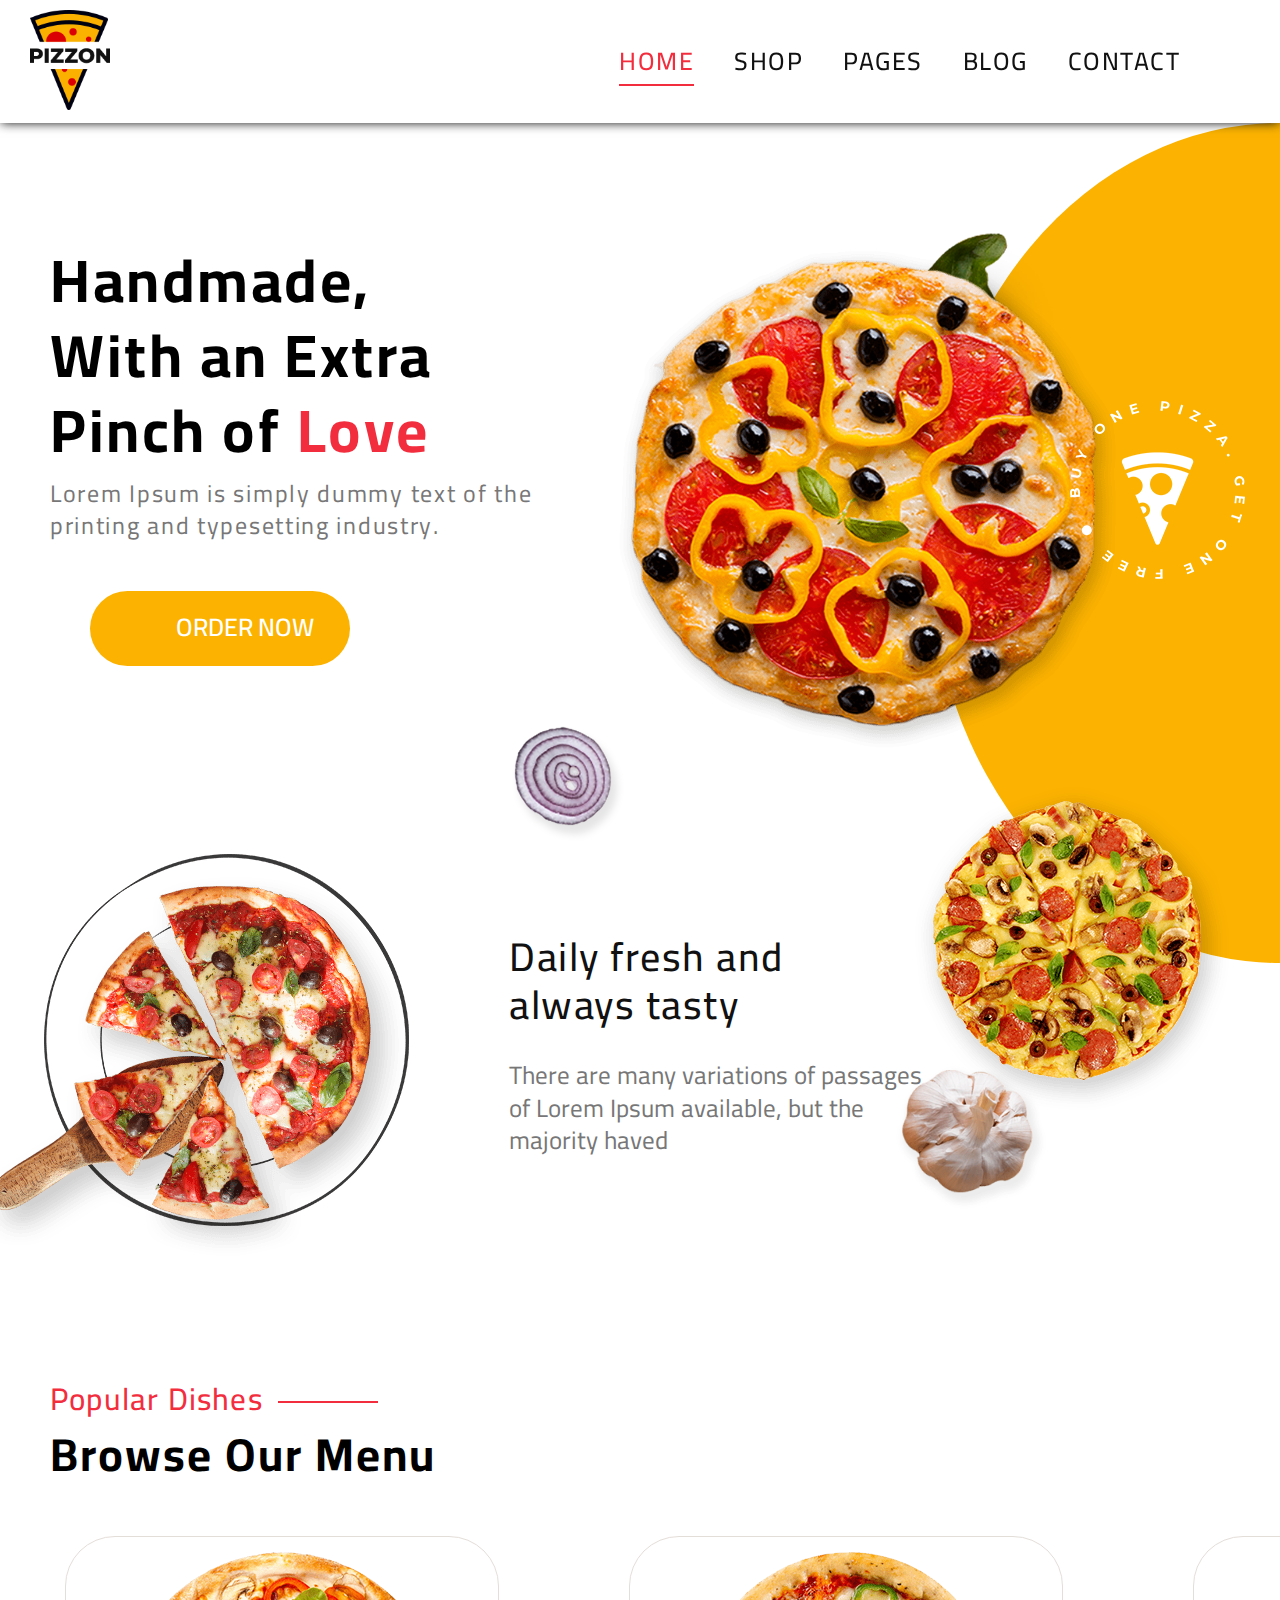
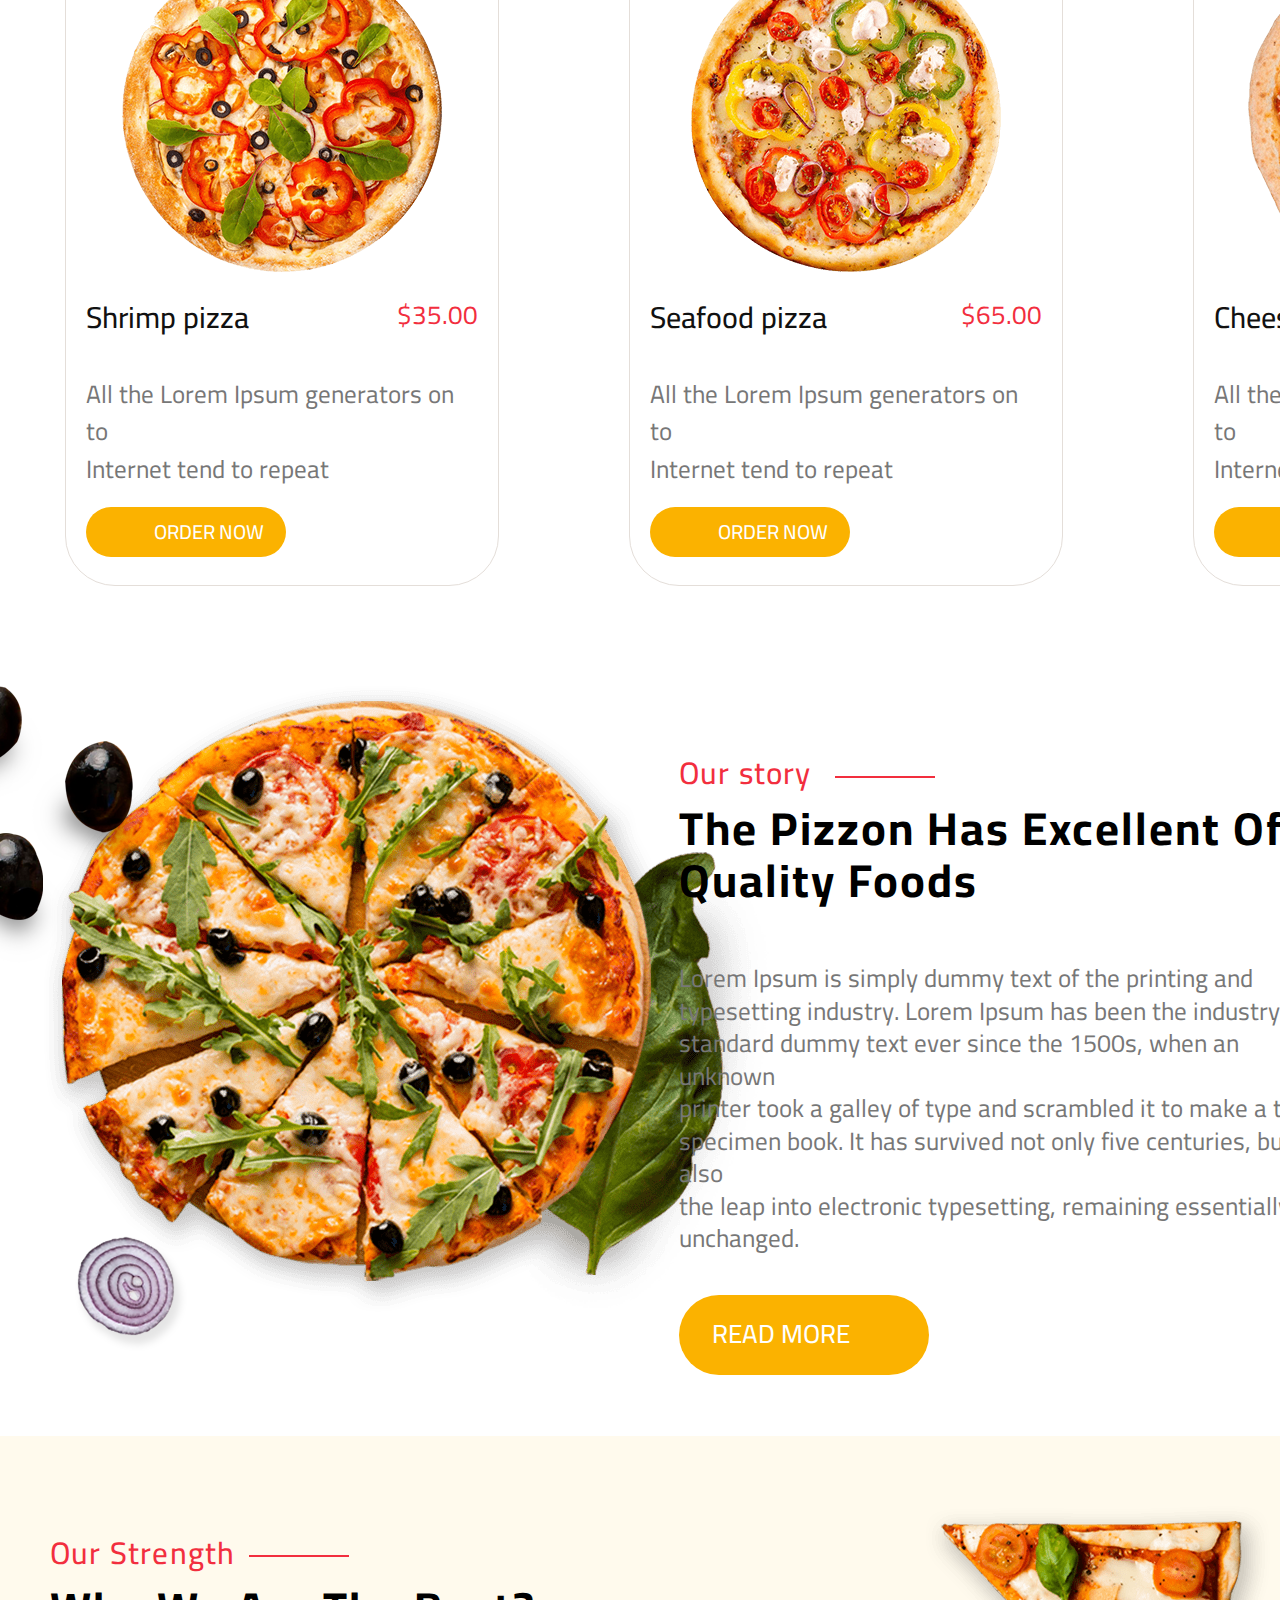
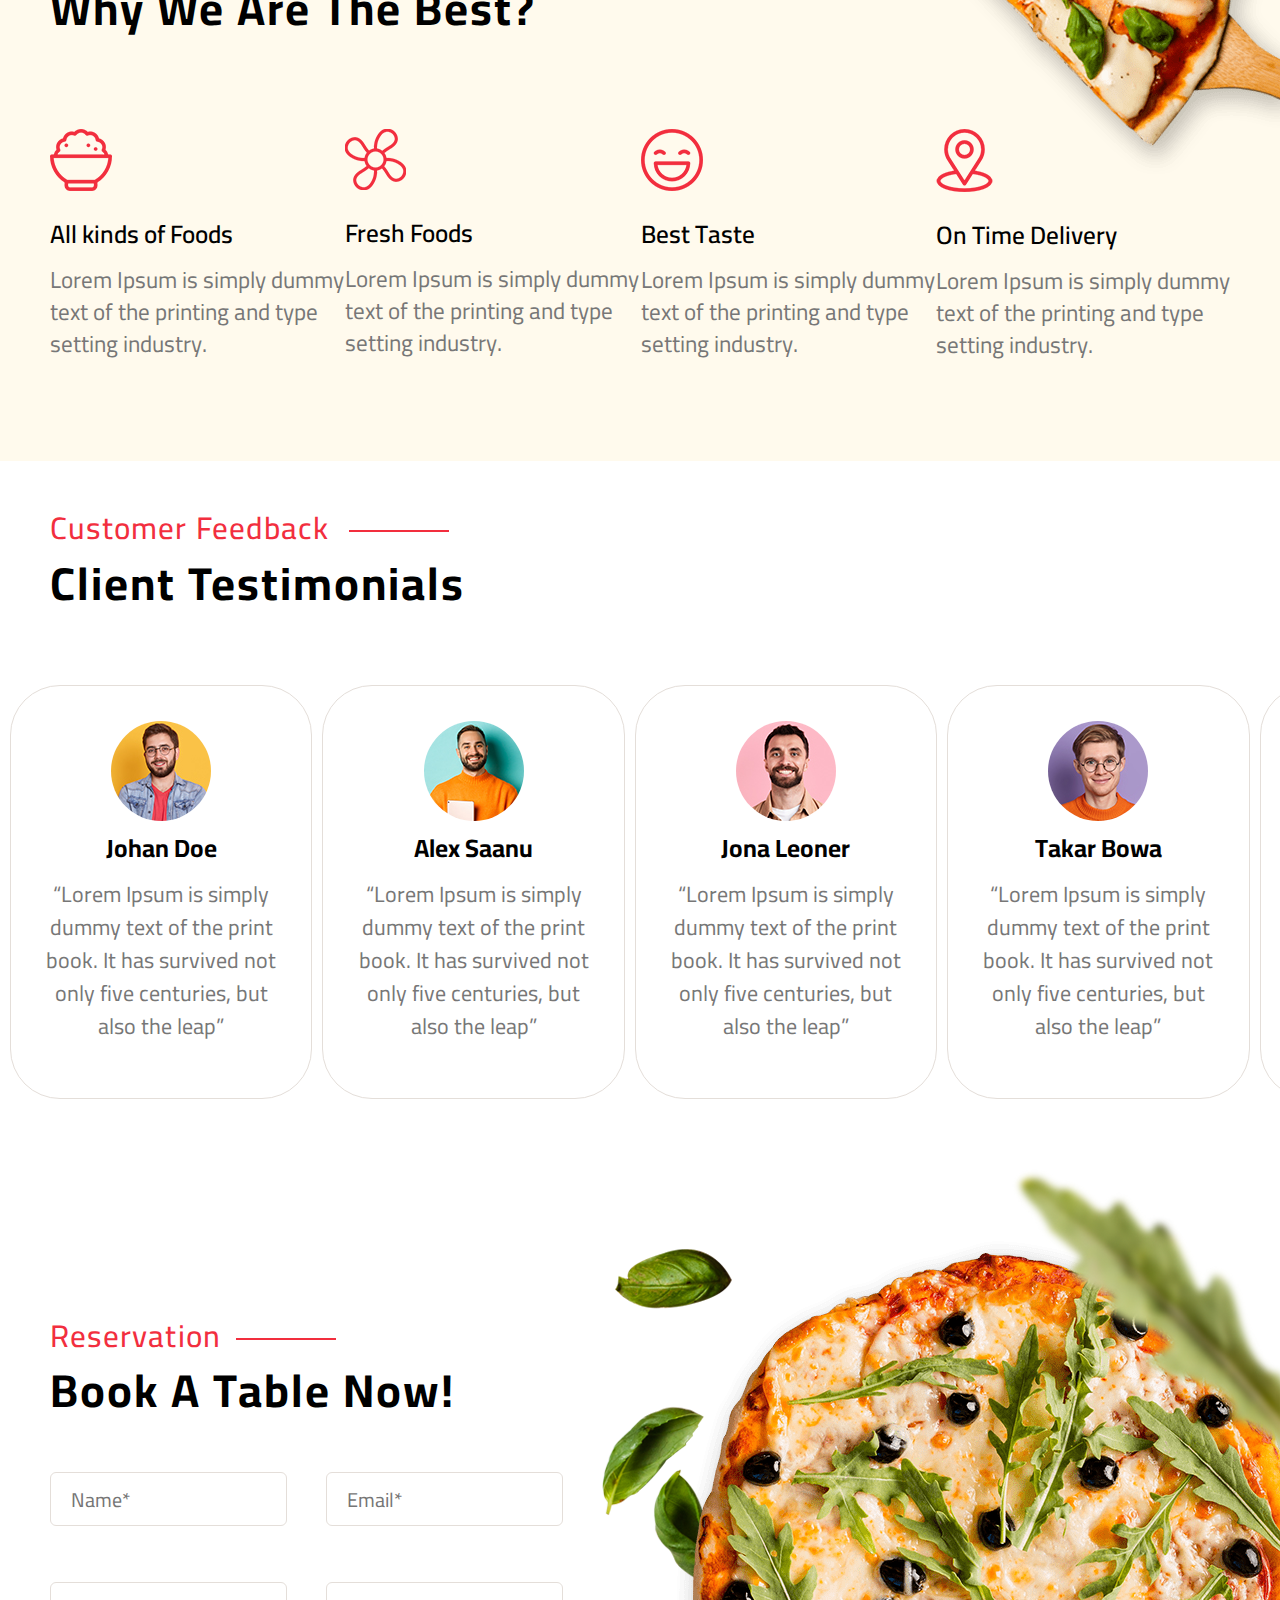
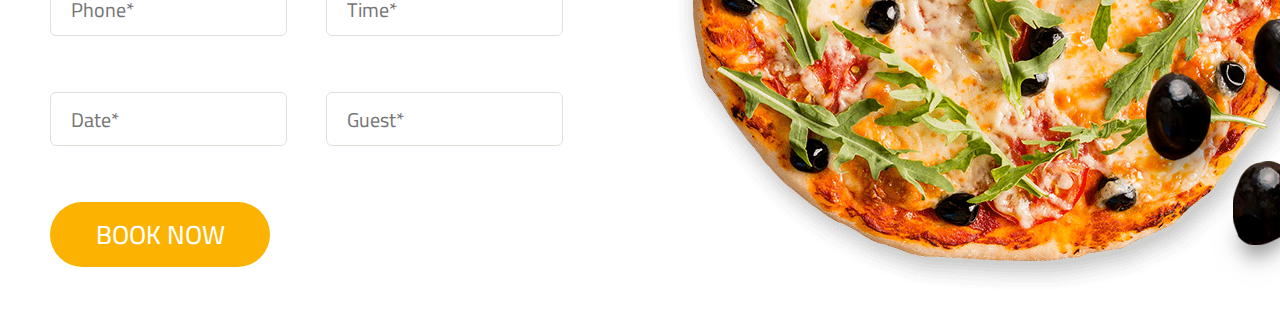
<file: index.html>
<!DOCTYPE html>
<html lang="en">
<head>
    <meta charset="UTF-8">
    <meta name="viewport" content="width=device-width, initial-scale=1.0">
    <title>Pizzon</title>
    <link type="image/x-icon" href="imgs/favicon.png" rel="icon">
    <link href="https://fonts.googleapis.com/css2?family=Cairo:wght@300;400;500;700;900&display=swap" rel="stylesheet">
    <link href="css/Normalize.css" rel="stylesheet">
    <link rel="stylesheet" href="https://cdnjs.cloudflare.com/ajax/libs/font-awesome/6.4.2/css/all.min.css"
    integrity="sha512-z3gLpd7yknf1YoNbCzqRKc4qyor8gaKU1qmn+CShxbuBusANI9QpRohGBreCFkKxLhei6S9CQXFEbbKuqLg0DA==" 
    crossorigin="anonymous" referrerpolicy="no-referrer" />
    <link href="css/master.css" rel="stylesheet">
</head>

<body>

<header>
        <div class="navbar">
            <a href="#" class="logo">
                <img class="logo-img" src="imgs/logo.png" alt="Logo">
            </a>
            <div class="hamburger" id="hamburger">
                <span></span>
                <span></span>
                <span></span>
            </div>
            <nav class="nav-menu" id="navMenu">
                <ul class="navbar-list">
                    <li><a href="#" class="active-link">Home</a></li>
                    <li><a href="#">Shop</a></li>
                    <li><a href="#">Pages</a></li>
                    <li><a href="#">Blog</a></li>
                    <li><a href="#">Contact</a></li>
                <div class="navbar-icons">
                    <i class="fa-solid fa-magnifying-glass fa-xl"></i>
                    <i class="fa-solid fa-cart-shopping fa-xl"></i>
                </div>
            </ul>
            </nav>
        </div>
</header>

<section class="hero">
    <div class="hero-body">
<h1> Handmade,<br> With an Extra <br>Pinch of <span>Love</span></h1>
<p class="hero-paragraph">Lorem Ipsum is simply dummy text of the <br>printing and typesetting industry.</p>
<button class="hero-button">Order Now</button>
    </div>
    <div class="hero-photos">
        <div class="round-yellow">
        </div>
        <img class="hero-leaf" src="imgs/Hero-leaf.png" alt="green leaf">
        <img class="hero-pizza" src="imgs/hero-pizza.png" alt="pizza">
        <img class="hero-buy-one" src="imgs/buy-one-get.png" alt="offer">
    </div>
</section>

<img class="hero-side-pizza" src="imgs/hero-side-pizza.png" alt="pizza">
<img class="hero-onion" src="imgs/onion.png" alt="onion">

<section class="daily-fresh">
        <img class="fresh-pizza-img" src="imgs/daily-fresh.png" alt="pizza pan">
    <div class="fresh-body">
        <p class="fresh-main-paragraph">Daily fresh and <br>always tasty</p>
        <p class="fresh-second-paragraph">There are many variations of passages <br>
        of Lorem Ipsum available, but the <br>majority haved</p>
    </div>
</section>

<img class="fresh-onion" src="imgs/daily-fresh-onion.png" alt="onion">

<section class="popular-dishes">
                <div class="section-info">
            <div class="section-heading-info">
                <p class="small-red-heading">Popular Dishes</p>
                <h2 class="section-heading">Browse Our Menu</h2>
            </div>
            <div class="section-nav">
            <i class="fa-solid fa-circle-left fa-2xl" id="pizzaPrev"></i>
            <i class="fa-solid fa-circle-right fa-2xl" id="pizzaNext"></i>
            </div>
                </div>
                <div class="menu-items">
                    <div class="menu-item">
                        <div class="menu-item-image">
                        <img src="imgs/pizza-1.png" alt="Menu item">
                        </div>
                        <div class="menu-item-info">
                            <div class="menu-item-head">
                                <div class="menu-item-title">
                                    Shrimp pizza
                                </div>
                                <div class="menu-item-price">
                                    $35.00
                                </div>
                            </div>
                            <div class="menu-item-rating">
                                <i class="fa-solid fa-star" style="color: #fbb200;"></i>
                                <i class="fa-solid fa-star" style="color: #fbb200;"></i>
                                <i class="fa-solid fa-star" style="color: #fbb200;"></i>
                                <i class="fa-solid fa-star" style="color: #fbb200;"></i>
                                <i class="fa-solid fa-star" style="color: #fbb200;"></i>
                            </div>
                            <div class="menu-item-desc">
                                All the Lorem Ipsum generators on to <br>Internet tend to repeat 
                            </div>
                            <button class="menu-item-order">Order Now</button>
                        </div>
                    </div>
                    <div class="menu-item">
                        <div class="menu-item-image">
                            <img src="imgs/pizza-2.png" alt="Menu item">
                        </div>
                        <div class="menu-item-info">
                            <div class="menu-item-head">
                                <div class="menu-item-title">
                                    Seafood pizza
                                </div>
                                <div class="menu-item-price">
                                    $65.00
                                </div>
                            </div>
                            <div class="menu-item-rating">
                                <i class="fa-solid fa-star" style="color: #fbb200;"></i>
                                <i class="fa-solid fa-star" style="color: #fbb200;"></i>
                                <i class="fa-solid fa-star" style="color: #fbb200;"></i>
                                <i class="fa-solid fa-star" style="color: #fbb200;"></i>
                                <i class="fa-solid fa-star" style="color: #fbb200;"></i>
                            </div>
                            <div class="menu-item-desc">
                                All the Lorem Ipsum generators on to <br>Internet tend to repeat 
                            </div>
                            <button class="menu-item-order">Order Now</button>
                        </div>
                    </div>
                    <div class="menu-item">
                        <div class="menu-item-image">
                            <img src="imgs/pizza-3.png" alt="Menu item">
                        </div>
                        <div class="menu-item-info">
                            <div class="menu-item-head">
                                <div class="menu-item-title">
                                    Cheese pizza
                                </div>
                                <div class="menu-item-price">
                                    $45.00
                                </div>
                            </div>
                            <div class="menu-item-rating">
                                <i class="fa-solid fa-star" style="color: #fbb200;"></i>
                                <i class="fa-solid fa-star" style="color: #fbb200;"></i>
                                <i class="fa-solid fa-star" style="color: #fbb200;"></i>
                                <i class="fa-solid fa-star" style="color: #fbb200;"></i>
                                <i class="fa-solid fa-star" style="color: #fbb200;"></i>
                            </div>
                            <div class="menu-item-desc">
                                All the Lorem Ipsum generators on to <br>Internet tend to repeat 
                            </div>
                            <button class="menu-item-order">Order Now</button>
                        </div>
                    </div>
                    <div class="menu-item">
                        <div class="menu-item-image">
                            <img src="imgs/pizza-4.png" alt="Menu item">
                        </div>
                        <div class="menu-item-info">
                            <div class="menu-item-head">
                                <div class="menu-item-title">
                                    Pepperoni pizza
                                </div>
                                <div class="menu-item-price">
                                    $55.00
                                </div>
                            </div>
                            <div class="menu-item-rating">
                                <i class="fa-solid fa-star" style="color: #fbb200;"></i>
                                <i class="fa-solid fa-star" style="color: #fbb200;"></i>
                                <i class="fa-solid fa-star" style="color: #fbb200;"></i>
                                <i class="fa-solid fa-star" style="color: #fbb200;"></i>
                                <i class="fa-solid fa-star" style="color: #fbb200;"></i>
                            </div>
                            <div class="menu-item-desc">
                                All the Lorem Ipsum generators on to <br>Internet tend to repeat 
                            </div>
                            <button class="menu-item-order">Order Now</button>
                        </div>
                    </div>
                    <div class="menu-item">
                        <div class="menu-item-image">
                            <img src="imgs/pizza-1.png" alt="Menu item">
                        </div>
                        <div class="menu-item-info">
                            <div class="menu-item-head">
                                <div class="menu-item-title">
                                    Shrimp pizza
                                </div>
                                <div class="menu-item-price">
                                    $35.00
                                </div>
                            </div>
                            <div class="menu-item-rating">
                                <i class="fa-solid fa-star" style="color: #fbb200;"></i>
                                <i class="fa-solid fa-star" style="color: #fbb200;"></i>
                                <i class="fa-solid fa-star" style="color: #fbb200;"></i>
                                <i class="fa-solid fa-star" style="color: #fbb200;"></i>
                                <i class="fa-solid fa-star" style="color: #fbb200;"></i>
                            </div>
                            <div class="menu-item-desc">
                                All the Lorem Ipsum generators on to <br>Internet tend to repeat 
                            </div>
                            <button class="menu-item-order">Order Now</button>
                        </div>
                    </div>
                    <div class="menu-item">
                        <div class="menu-item-image">
                            <img src="imgs/pizza-2.png" alt="Menu item">
                        </div>
                        <div class="menu-item-info">
                            <div class="menu-item-head">
                                <div class="menu-item-title">
                                    Seafood pizza
                                </div>
                                <div class="menu-item-price">
                                    $65.00
                                </div>
                            </div>
                            <div class="menu-item-rating">
                                <i class="fa-solid fa-star" style="color: #fbb200;"></i>
                                <i class="fa-solid fa-star" style="color: #fbb200;"></i>
                                <i class="fa-solid fa-star" style="color: #fbb200;"></i>
                                <i class="fa-solid fa-star" style="color: #fbb200;"></i>
                                <i class="fa-solid fa-star" style="color: #fbb200;"></i>
                            </div>
                            <div class="menu-item-desc">
                                All the Lorem Ipsum generators on to <br>Internet tend to repeat 
                            </div>
                            <button class="menu-item-order">Order Now</button>
                        </div>
                    </div>
                    
                </div>
</section>

<section class="our-story">
    <div class="our-story-photos">
        <img class="our-story-pizza-img" src="imgs/our-story.png" alt="pizza">
        <img class="our-story-onion-img" src="imgs/onion.png" alt="onion">
        <img class="our-story-jamun-img" src="imgs/black-jamun.png" alt="jamun">
    </div>
    <div class="our-story-info">
        <div class="section-info">
            <div class="section-heading-info">
                <p class="small-red-heading">Our story</p>
                <h2 class="section-heading">The Pizzon Has Excellent Of <br> Quality Foods</h2>
            </div>
            <div class="section-body"> 
                        <p>Lorem Ipsum is simply dummy text of the printing and<br>
                    typesetting industry. Lorem Ipsum has been the industry's<br>
                    standard dummy text ever since the 1500s, when an unknown<br>
                    printer took a galley of type  and scrambled it to make a type <br>specimen book. 
                    It has survived not only five centuries, but also<br> 
                    the leap into electronic typesetting, remaining essentially<br> unchanged.</p>
                    <button class="read-more-btn">Read More</button>
            </div>
        </div>
    </div>

</section>

<section class="our-strength">
    <div class="section-info">
        <div class="section-heading-info">
            <p class="small-red-heading">Our Strength</p>
            <h2 class="section-heading">Why We Are The Best?</h2>
        </div>
    </div>
    <div class="our-strength-items">
        <div class="our-strength-item">
            <img class="Strength-item-icon" src="imgs/all-kinds-of-foods.png" alt="icon">
            <h4 class="Strength-item-title">All kinds of Foods</h4>
            <p class="Strength-item-desc">Lorem Ipsum is simply dummy<br> text of the printing and type<br>
            setting industry.</p>
        </div>
        <div class="our-strength-item">
            <img class="Strength-item-icon" src="imgs/fresh-foods.png" alt="icon">
            <h4 class="Strength-item-title">Fresh Foods</h4>
            <p class="Strength-item-desc">Lorem Ipsum is simply dummy<br> text of the printing and type<br>
                setting industry.</p>
        </div>
        <div class="our-strength-item">
            <img class="Strength-item-icon" src="imgs/best-taste.png" alt="icon">
            <h4 class="Strength-item-title">Best Taste</h4>
            <p class="Strength-item-desc">Lorem Ipsum is simply dummy<br> text of the printing and type<br>
                setting industry.</p>
        </div>
        <div class="our-strength-item">
            <img class="Strength-item-icon" src="imgs/on-time-delivery.png" alt="icon">
            <h4 class="Strength-item-title">On Time Delivery</h4>
            <p class="Strength-item-desc">Lorem Ipsum is simply dummy<br> text of the printing and type<br>
                setting industry.</p>
        </div>
    </div>
    <img class="strength-pan-img" src="imgs/strength-vacter.png" alt="slice of pizza">
</section>

<section class="feedback">
    <div class="section-info">
        <div class="section-heading-info">
            <p class="small-red-heading">Customer Feedback</p>
            <h2 class="section-heading">Client Testimonials</h2>
        </div>
        <div class="section-nav">
            <i class="fa-solid fa-circle-left fa-2xl" id="prev"></i>
            <i class="fa-solid fa-circle-right fa-2xl" id = "next"></i>
        </div>
    </div>

    <div class="testimonials">
        <div class="testimonial-card">
            <img class="client-img" src="imgs/client-1.jpg" alt="person">
            <h4 class="client-name">Johan Doe</h4>
            <p class="client-feedback">“Lorem Ipsum is simply <br>dummy text of the print<br>
            book. It has survived not<br> only five centuries, but <br>
            also the leap”</p>
            <div class="testimonial-rating">
                <i class="fa-solid fa-star" style="color: #fbb200;"></i>
                <i class="fa-solid fa-star" style="color: #fbb200;"></i>
                <i class="fa-solid fa-star" style="color: #fbb200;"></i>
                <i class="fa-solid fa-star" style="color: #fbb200;"></i>
                <i class="fa-solid fa-star" style="color: #fbb200;"></i>
            </div>
        </div>
        <div class="testimonial-card">
            <img class="client-img" src="imgs/client-2.jpg" alt="person">
            <h4 class="client-name">Alex Saanu</h4>
            <p class="client-feedback">“Lorem Ipsum is simply <br>dummy text of the print<br>
                book. It has survived not<br> only five centuries, but <br>
                also the leap”</p>
            <div class="testimonial-rating">
                <i class="fa-solid fa-star" style="color: #fbb200;"></i>
                <i class="fa-solid fa-star" style="color: #fbb200;"></i>
                <i class="fa-solid fa-star" style="color: #fbb200;"></i>
                <i class="fa-solid fa-star" style="color: #fbb200;"></i>
                <i class="fa-solid fa-star" style="color: #fbb200;"></i>
            </div>
        </div>
        <div class="testimonial-card">
            <img  class="client-img" src="imgs/client-3.jpg" alt="person">
            <h4 class="client-name">Jona Leoner</h4>
            <p class="client-feedback">“Lorem Ipsum is simply <br>dummy text of the print<br>
                book. It has survived not<br> only five centuries, but <br>
                also the leap”</p>
            <div class="testimonial-rating">
                <i class="fa-solid fa-star" style="color: #fbb200;"></i>
                <i class="fa-solid fa-star" style="color: #fbb200;"></i>
                <i class="fa-solid fa-star" style="color: #fbb200;"></i>
                <i class="fa-solid fa-star" style="color: #fbb200;"></i>
                <i class="fa-solid fa-star" style="color: #fbb200;"></i>
            </div>
        </div>
        <div class="testimonial-card">
            <img class="client-img" src="imgs/client-4.jpg" alt="person">
            <h4 class="client-name">Takar Bowa</h4>
            <p class="client-feedback">“Lorem Ipsum is simply <br>dummy text of the print<br>
                book. It has survived not<br> only five centuries, but <br>
                also the leap”</p>
            <div class="testimonial-rating">
                <i class="fa-solid fa-star" style="color: #fbb200;"></i>
                <i class="fa-solid fa-star" style="color: #fbb200;"></i>
                <i class="fa-solid fa-star" style="color: #fbb200;"></i>
                <i class="fa-solid fa-star" style="color: #fbb200;"></i>
                <i class="fa-solid fa-star" style="color: #fbb200;"></i>
            </div>
        </div>
        <div class="testimonial-card">
            <img class="client-img" src="imgs/client-1.jpg" alt="person">
            <h4 class="client-name">Johan Doe</h4>
            <p class="client-feedback">“Lorem Ipsum is simply <br>dummy text of the print<br>
                book. It has survived not<br> only five centuries, but <br>
                also the leap”</p>
            <div class="testimonial-rating">
                <i class="fa-solid fa-star" style="color: #fbb200;"></i>
                <i class="fa-solid fa-star" style="color: #fbb200;"></i>
                <i class="fa-solid fa-star" style="color: #fbb200;"></i>
                <i class="fa-solid fa-star" style="color: #fbb200;"></i>
                <i class="fa-solid fa-star" style="color: #fbb200;"></i>
            </div>
        </div>
        <div class="testimonial-card">
            <img class="client-img" src="imgs/client-2.jpg" alt="person">
            <h4 class="client-name">Alex Saanu</h4>
            <p class="client-feedback">“Lorem Ipsum is simply <br>dummy text of the print<br>
                book. It has survived not<br> only five centuries, but <br>
                also the leap”</p>
            <div class="testimonial-rating">
                <i class="fa-solid fa-star" style="color: #fbb200;"></i>
                <i class="fa-solid fa-star" style="color: #fbb200;"></i>
                <i class="fa-solid fa-star" style="color: #fbb200;"></i>
                <i class="fa-solid fa-star" style="color: #fbb200;"></i>
                <i class="fa-solid fa-star" style="color: #fbb200;"></i>
            </div>
        </div>
        <div class="testimonial-card">
            <img class="client-img" src="imgs/client-3.jpg" alt="person">
            <h4 class="client-name">Jona Leoner</h4>
            <p class="client-feedback">“Lorem Ipsum is simply <br>dummy text of the print<br>
                book. It has survived not<br> only five centuries, but <br>
                also the leap”</p>
            <div class="testimonial-rating">
                <i class="fa-solid fa-star" style="color: #fbb200;"></i>
                <i class="fa-solid fa-star" style="color: #fbb200;"></i>
                <i class="fa-solid fa-star" style="color: #fbb200;"></i>
                <i class="fa-solid fa-star" style="color: #fbb200;"></i>
                <i class="fa-solid fa-star" style="color: #fbb200;"></i>
            </div>
        </div>
        <div class="testimonial-card">
            <img class="client-img" src="imgs/client-4.jpg" alt="person">
            <h4 class="client-name">Takar Bowa</h4>
            <p class="client-feedback">“Lorem Ipsum is simply <br>dummy text of the print<br>
                book. It has survived not<br> only five centuries, but <br>
                also the leap”</p>
            <div class="testimonial-rating">
                <i class="fa-solid fa-star" style="color: #fbb200;"></i>
                <i class="fa-solid fa-star" style="color: #fbb200;"></i>
                <i class="fa-solid fa-star" style="color: #fbb200;"></i>
                <i class="fa-solid fa-star" style="color: #fbb200;"></i>
                <i class="fa-solid fa-star" style="color: #fbb200;"></i>
            </div>
        </div>
    </div>
</section>

<section class="reservation">
    <div class="form-group">
        <div class="section-info">
            <div class="section-heading-info">
                <p class="small-red-heading">Reservation</p>
                <h2 class="section-heading">Book A Table Now!</h2>
            </div>
        </div>
        <div class="res-form">
        <form method="get">
            <input type="text" placeholder="Name*" required autocomplete="off">
            <input type="email" placeholder="Email*" required autocomplete="off">
            <input type="tel" placeholder="Phone*" required autocomplete="off">
            <input type="text" placeholder="Time*" required autocomplete="off">
            <input type="text" placeholder="Date*" required autocomplete="off">
            <input type="text" placeholder="Guest*" required >
            <input type="submit" value="Book Now" class="book-now-btn">
        </form>
        </div>
    </div>
    <div class="reservation-imgs">
    <img class="book-pizza" src="imgs/reservation-pizza.png" alt="pizza">
    <img class="book-jamun" src="imgs/book-jamun.png" alt="jamun">
    <img class="book-leaf" src="imgs/book-leaf.png" alt="leaf">
    <img class="first-leaf" src="imgs/leaf-1.png" alt="leaf">
    <img class="second-leaf" src="imgs/leaf-2.png" alt="leaf">
    <img class="third-leaf" src="imgs/leaf-3.png" alt="leaf">
    </div>
</section>


    <script src="js/main.js"></script>
</body>
</html>
</file>
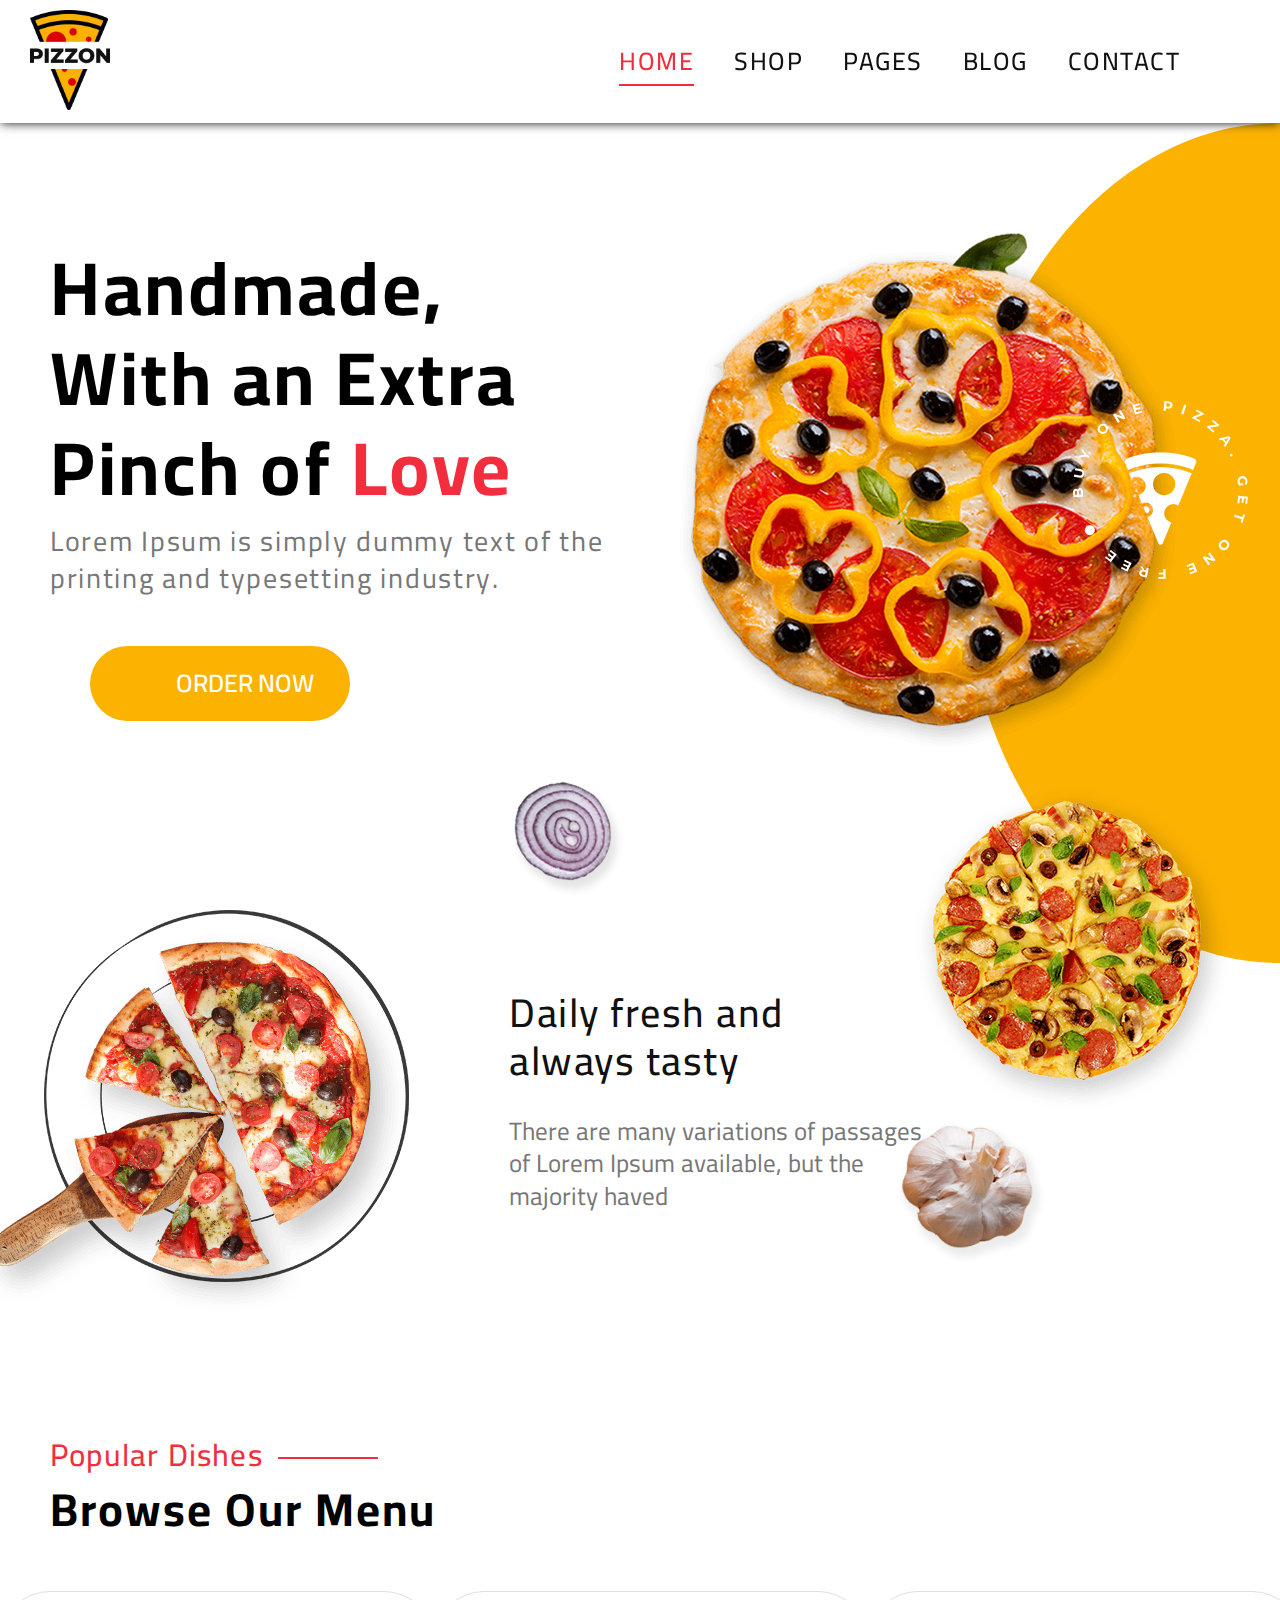
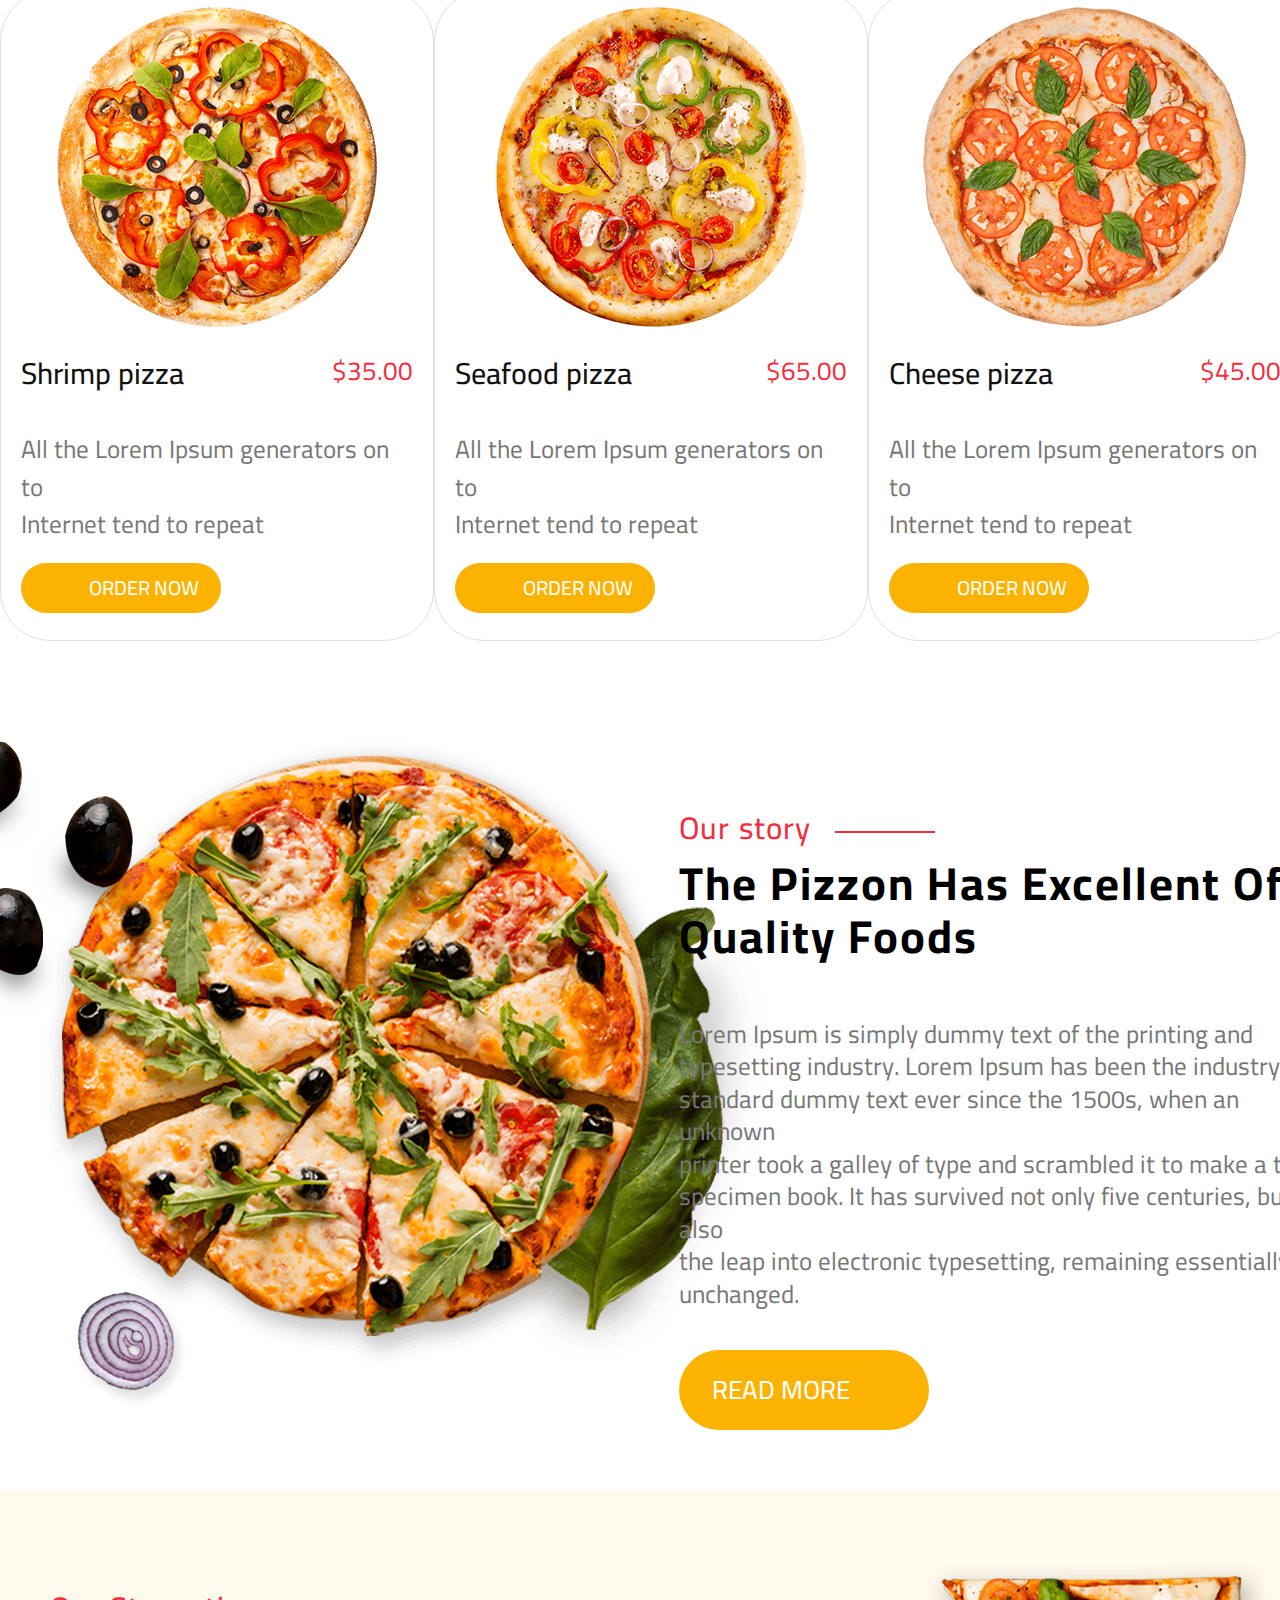
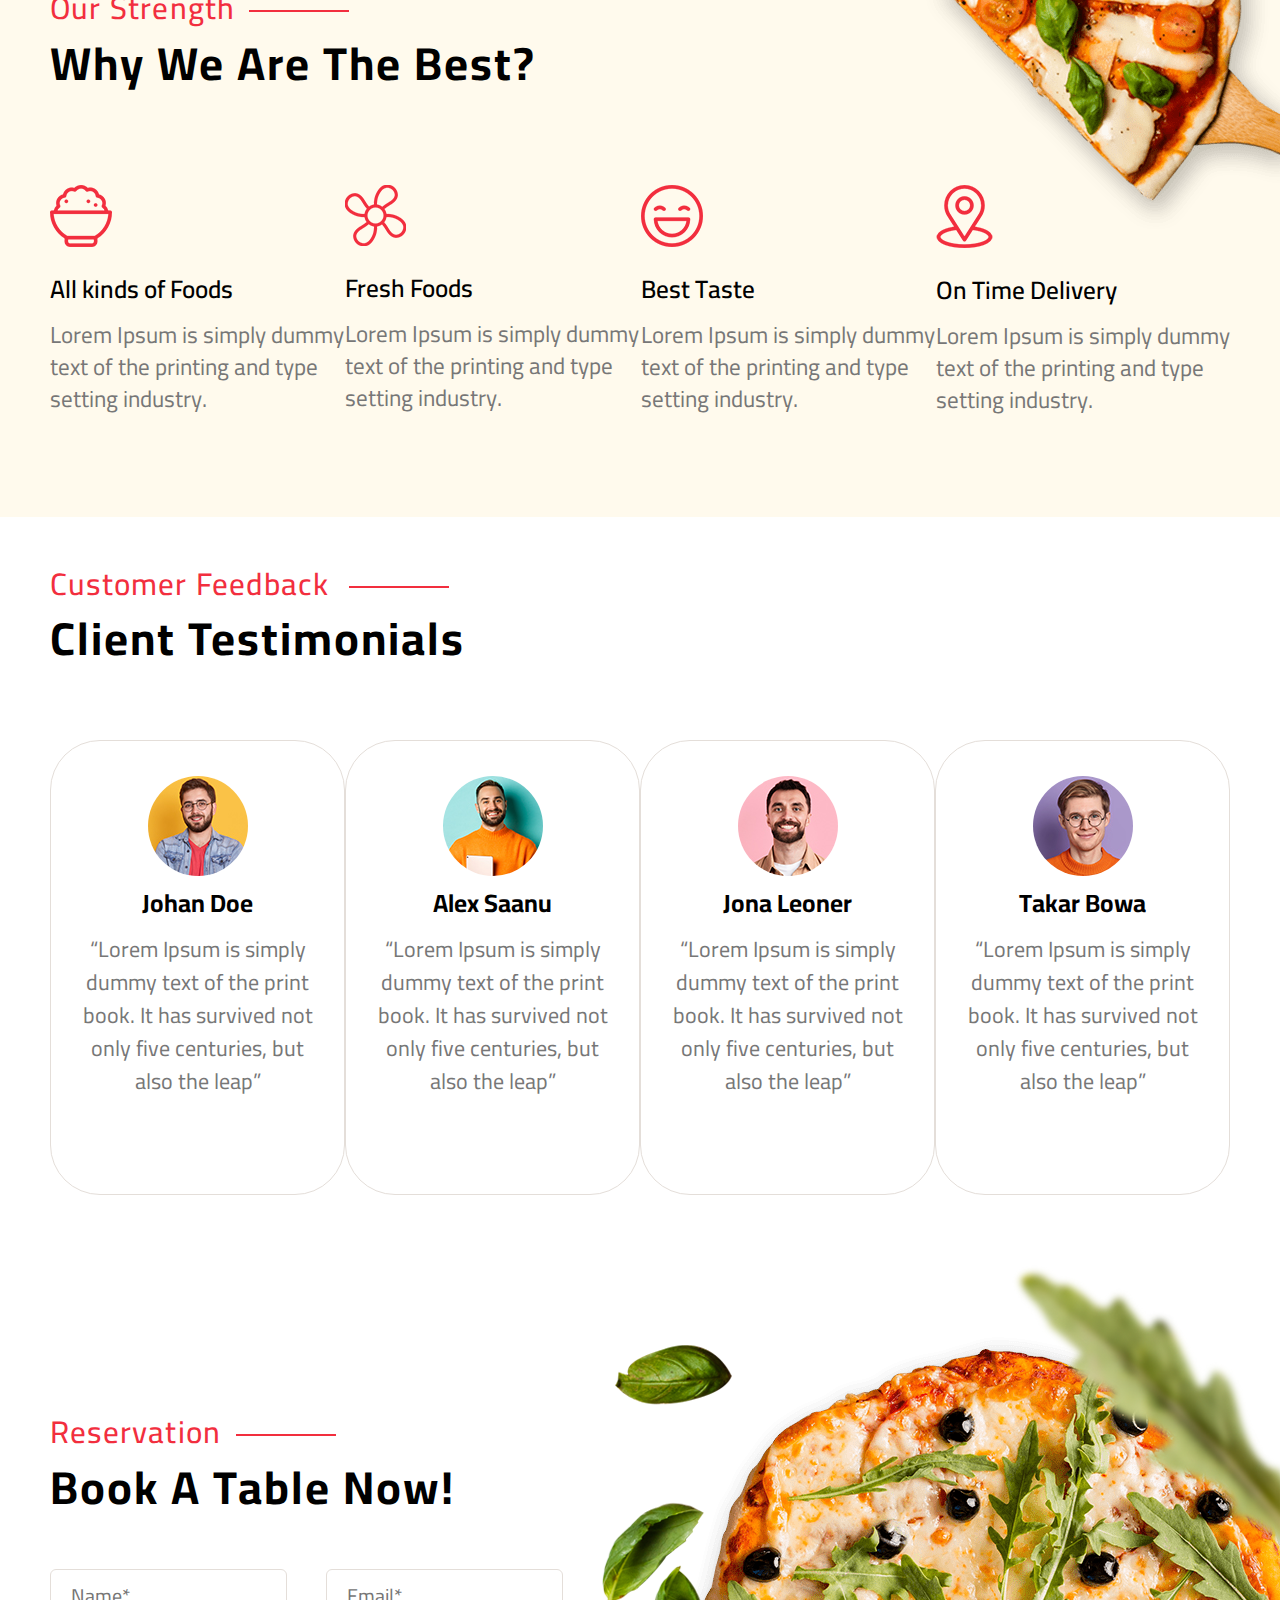
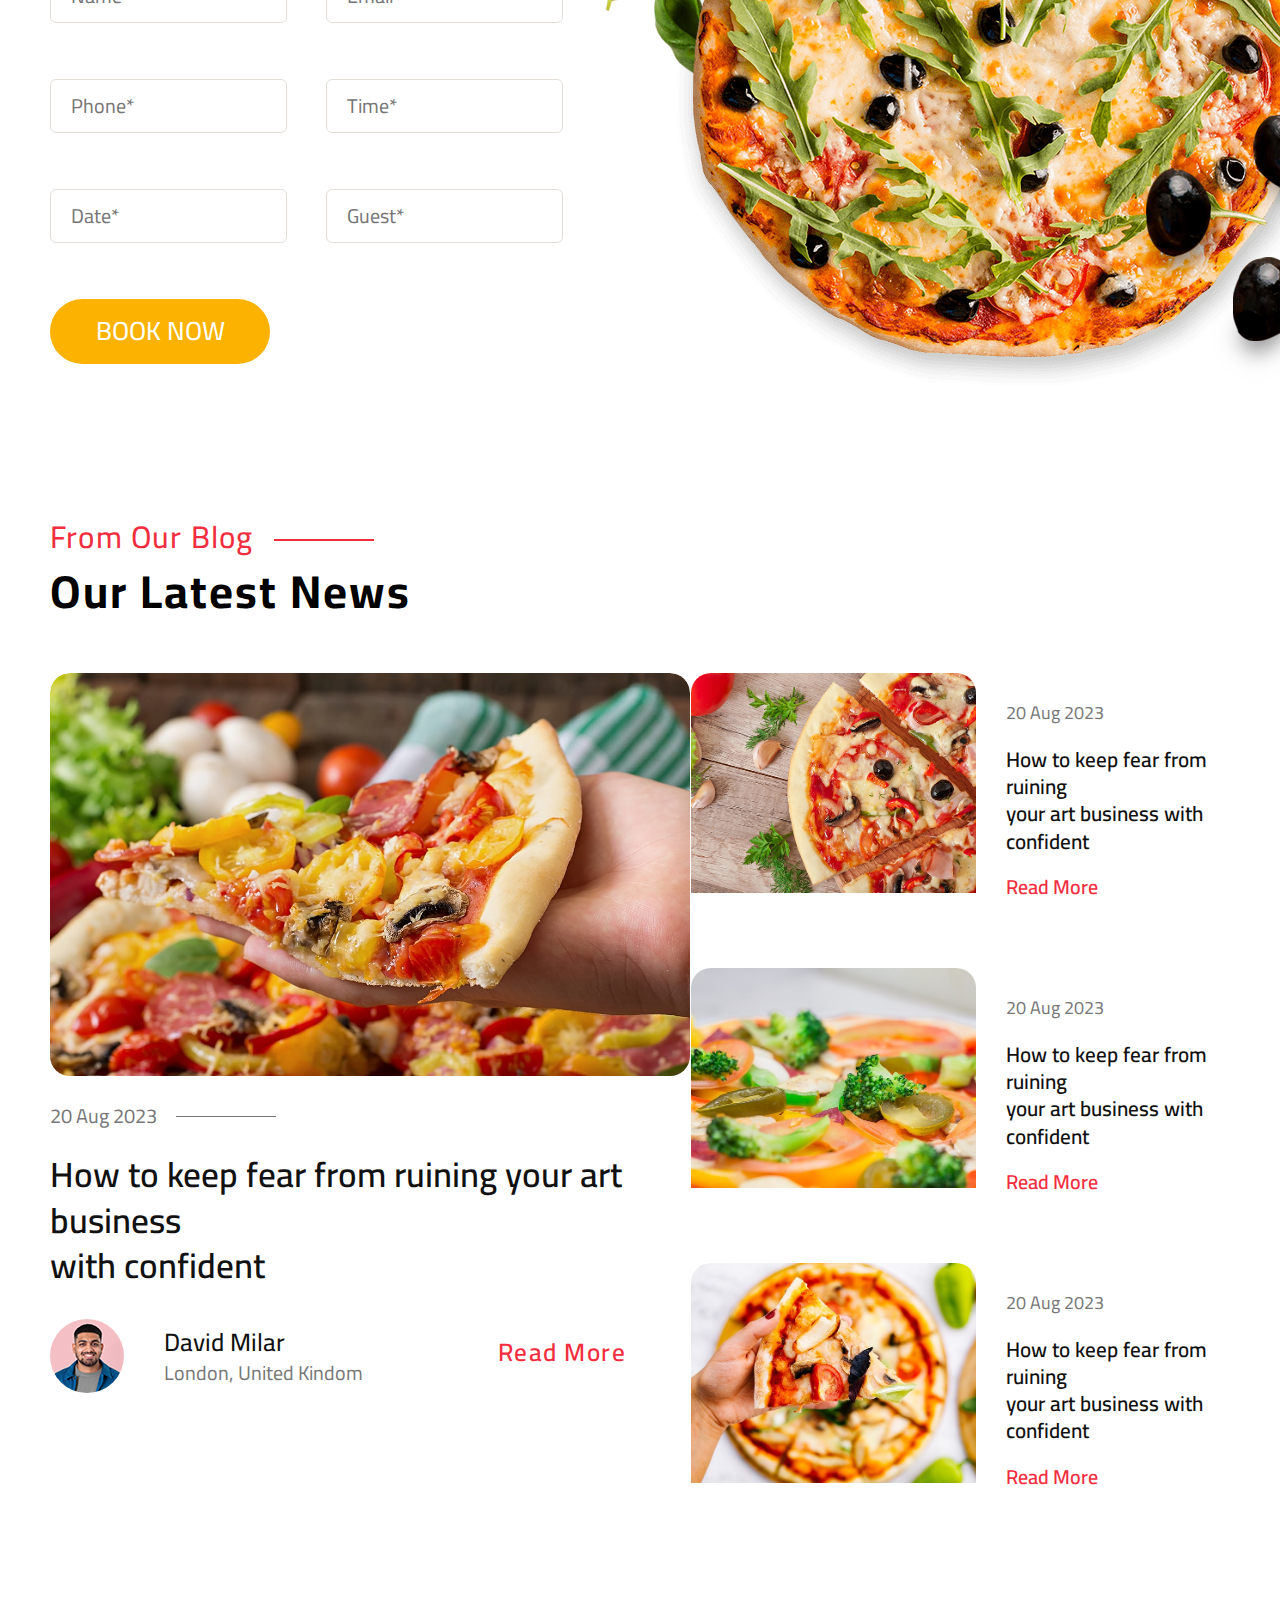
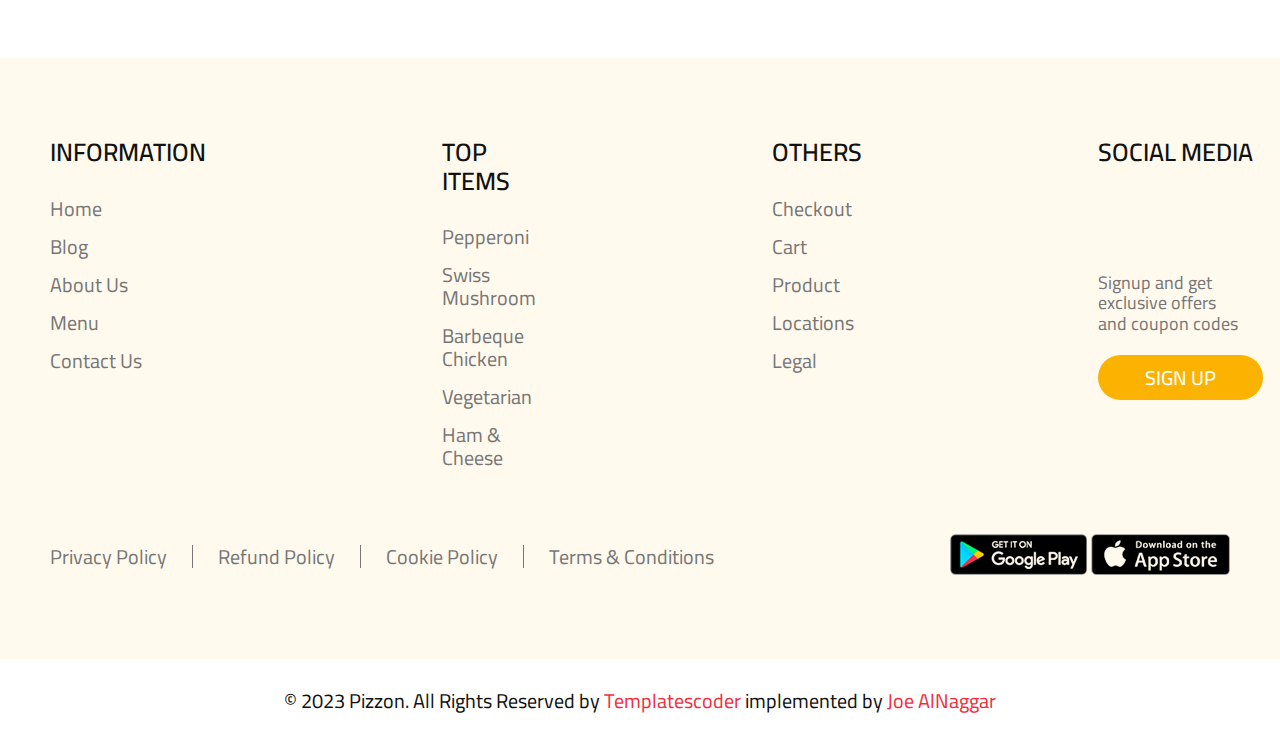
<file: Restaurant/index.html>
<!DOCTYPE html>
<html lang="en">
<head>
    <meta charset="UTF-8">
    <meta name="viewport" content="width=device-width, initial-scale=1.0">
    <title>Pizzon</title>
    <link type="image/x-icon" href="imgs/favicon.png" rel="icon">
    <link rel="preconnect" href="https://fonts.googleapis.com">
    <link rel="preconnect" href="https://fonts.gstatic.com" crossorigin>
    <link href="https://fonts.googleapis.com/css2?family=Cairo:wght@300;400;500;700;900&display=swap" rel="stylesheet">
    <link href="CSS/Normalize.css" rel="stylesheet">
    <link rel="stylesheet" href="https://cdnjs.cloudflare.com/ajax/libs/font-awesome/6.4.2/css/all.min.css"
    integrity="sha512-z3gLpd7yknf1YoNbCzqRKc4qyor8gaKU1qmn+CShxbuBusANI9QpRohGBreCFkKxLhei6S9CQXFEbbKuqLg0DA==" 
    crossorigin="anonymous" referrerpolicy="no-referrer" />
    <link href="CSS/style.css" rel="stylesheet">
</head>

<body>

<header>
        <div class="navbar">
            <a href="#" class="logo">
                <img class="logo-img" src="imgs/logo.png" alt="Logo">
            </a>
            <nav>
                <ul class="navbar-list">
                    <li><a href="#" class="active-link">Home</a></li>
                    <li><a href="#">Shop</a></li>
                    <li><a href="#">Pages</a></li>
                    <li><a href="#">Blog</a></li>
                    <li><a href="#">Contact</a></li>
                <div class="navbar-icons">
                    <i class="fa-solid fa-magnifying-glass fa-xl"></i>
                    <i class="fa-solid fa-cart-shopping fa-xl"></i>
                </div>
            </ul>
            </nav>
        </div>
</header>

<section class="hero">
    <div class="hero-body">
<h1> Handmade,<br> With an Extra <br>Pinch of <span>Love</span></h1>
<p class="hero-paragraph">Lorem Ipsum is simply dummy text of the <br>printing and typesetting industry.</p>
<button class="hero-button">Order Now</button>
    </div>
    <div class="hero-photos">
        <div class="round-yellow">
        </div>
        <img class="hero-leaf" src="imgs/Hero-leaf.png" alt="green leaf">
        <img class="hero-pizza" src="imgs/hero-pizza.png" alt="pizza">
        <img class="hero-buy-one" src="imgs/buy-one-get.png" alt="offer">
    </div>
</section>

<img class="hero-side-pizza" src="imgs/hero-side-pizza.png" alt="pizza">
<img class="hero-onion" src="imgs/onion.png" alt="onion">

<section class="daily-fresh">
        <img class="fresh-pizza-img" src="imgs/daily-fresh.png" alt="pizza pan">
    <div class="fresh-body">
        <p class="fresh-main-paragraph">Daily fresh and <br>always tasty</p>
        <p class="fresh-second-paragraph">There are many variations of passages <br>
        of Lorem Ipsum available, but the <br>majority haved</p>
    </div>
</section>

<img class="fresh-onion" src="imgs/daily-fresh-onion.png" alt="onion">

<section class="popular-dishes">
                <div class="section-info">
            <div class="section-heading-info">
                <p class="small-red-heading">Popular Dishes</p>
                <h2 class="section-heading">Browse Our Menu</h2>
            </div>
            <div class="section-nav">
            <i class="fa-solid fa-circle-left fa-2xl"></i>
            <i class="fa-solid fa-circle-right fa-2xl"></i>
            </div>
                </div>
                <div class="menu-items">
                    <div class="menu-item">
                        <div class="menu-item-image">
                        <img src="imgs/pizza-1.png" alt="Menu item">
                        </div>
                        <div class="menu-item-info">
                            <div class="menu-item-head">
                                <div class="menu-item-title">
                                    Shrimp pizza
                                </div>
                                <div class="menu-item-price">
                                    $35.00
                                </div>
                            </div>
                            <div class="menu-item-rating">
                                <i class="fa-solid fa-star" style="color: #fbb200;"></i>
                                <i class="fa-solid fa-star" style="color: #fbb200;"></i>
                                <i class="fa-solid fa-star" style="color: #fbb200;"></i>
                                <i class="fa-solid fa-star" style="color: #fbb200;"></i>
                                <i class="fa-solid fa-star" style="color: #fbb200;"></i>
                            </div>
                            <div class="menu-item-desc">
                                All the Lorem Ipsum generators on to <br>Internet tend to repeat 
                            </div>
                            <button class="menu-item-order">Order Now</button>
                        </div>
                    </div>
                    <div class="menu-item">
                        <div class="menu-item-image">
                            <img src="imgs/pizza-2.png" alt="Menu item">
                        </div>
                        <div class="menu-item-info">
                            <div class="menu-item-head">
                                <div class="menu-item-title">
                                    Seafood pizza
                                </div>
                                <div class="menu-item-price">
                                    $65.00
                                </div>
                            </div>
                            <div class="menu-item-rating">
                                <i class="fa-solid fa-star" style="color: #fbb200;"></i>
                                <i class="fa-solid fa-star" style="color: #fbb200;"></i>
                                <i class="fa-solid fa-star" style="color: #fbb200;"></i>
                                <i class="fa-solid fa-star" style="color: #fbb200;"></i>
                                <i class="fa-solid fa-star" style="color: #fbb200;"></i>
                            </div>
                            <div class="menu-item-desc">
                                All the Lorem Ipsum generators on to <br>Internet tend to repeat 
                            </div>
                            <button class="menu-item-order">Order Now</button>
                        </div>
                    </div>
                    <div class="menu-item">
                        <div class="menu-item-image">
                            <img src="imgs/pizza-3.png" alt="Menu item">
                        </div>
                        <div class="menu-item-info">
                            <div class="menu-item-head">
                                <div class="menu-item-title">
                                    Cheese pizza
                                </div>
                                <div class="menu-item-price">
                                    $45.00
                                </div>
                            </div>
                            <div class="menu-item-rating">
                                <i class="fa-solid fa-star" style="color: #fbb200;"></i>
                                <i class="fa-solid fa-star" style="color: #fbb200;"></i>
                                <i class="fa-solid fa-star" style="color: #fbb200;"></i>
                                <i class="fa-solid fa-star" style="color: #fbb200;"></i>
                                <i class="fa-solid fa-star" style="color: #fbb200;"></i>
                            </div>
                            <div class="menu-item-desc">
                                All the Lorem Ipsum generators on to <br>Internet tend to repeat 
                            </div>
                            <button class="menu-item-order">Order Now</button>
                        </div>
                    </div>
                    
                </div>
</section>

<section class="our-story">
    <div class="our-story-photos">
        <img class="our-story-pizza-img" src="imgs/our-story.png" alt="pizza">
        <img class="our-story-onion-img" src="imgs/onion.png" alt="onion">
        <img class="our-story-jamun-img" src="imgs/black-jamun.png" alt="jamun">
    </div>
    <div class="our-story-info">
        <div class="section-info">
            <div class="section-heading-info">
                <p class="small-red-heading">Our story</p>
                <h2 class="section-heading">The Pizzon Has Excellent Of <br> Quality Foods</h2>
            </div>
            <div class="section-body"> 
                        <p>Lorem Ipsum is simply dummy text of the printing and<br>
                    typesetting industry. Lorem Ipsum has been the industry's<br>
                    standard dummy text ever since the 1500s, when an unknown<br>
                    printer took a galley of type  and scrambled it to make a type <br>specimen book. 
                    It has survived not only five centuries, but also<br> 
                    the leap into electronic typesetting, remaining essentially<br> unchanged.</p>
                    <button class="read-more-btn">Read More</button>
            </div>
        </div>
    </div>

</section>

<section class="our-strength">
    <div class="section-info">
        <div class="section-heading-info">
            <p class="small-red-heading">Our Strength</p>
            <h2 class="section-heading">Why We Are The Best?</h2>
        </div>
    </div>
    <div class="our-strength-items">
        <div class="our-strength-item">
            <img class="Strength-item-icon" src="imgs/all-kinds-of-foods.png" alt="icon">
            <h4 class="Strength-item-title">All kinds of Foods</h4>
            <p class="Strength-item-desc">Lorem Ipsum is simply dummy<br> text of the printing and type<br>
            setting industry.</p>
        </div>
        <div class="our-strength-item">
            <img class="Strength-item-icon" src="imgs/fresh-foods.png" alt="icon">
            <h4 class="Strength-item-title">Fresh Foods</h4>
            <p class="Strength-item-desc">Lorem Ipsum is simply dummy<br> text of the printing and type<br>
                setting industry.</p>
        </div>
        <div class="our-strength-item">
            <img class="Strength-item-icon" src="imgs/best-taste.png" alt="icon">
            <h4 class="Strength-item-title">Best Taste</h4>
            <p class="Strength-item-desc">Lorem Ipsum is simply dummy<br> text of the printing and type<br>
                setting industry.</p>
        </div>
        <div class="our-strength-item">
            <img class="Strength-item-icon" src="imgs/on-time-delivery.png" alt="icon">
            <h4 class="Strength-item-title">On Time Delivery</h4>
            <p class="Strength-item-desc">Lorem Ipsum is simply dummy<br> text of the printing and type<br>
                setting industry.</p>
        </div>
    </div>
    <img class="strength-pan-img" src="imgs/strength-vacter.png" alt="slice of pizza">
</section>

<section class="feedback">
    <div class="section-info">
        <div class="section-heading-info">
            <p class="small-red-heading">Customer Feedback</p>
            <h2 class="section-heading">Client Testimonials</h2>
        </div>
        <div class="section-nav">
            <i class="fa-solid fa-circle-left fa-2xl"></i>
            <i class="fa-solid fa-circle-right fa-2xl"></i>
        </div>
    </div>

    <div class="testimonials">
        <div class="testimonial-card">
            <img class="client-img" src="imgs/client-1.jpg" alt="person">
            <h4 class="client-name">Johan Doe</h4>
            <p class="client-feedback">“Lorem Ipsum is simply <br>dummy text of the print<br>
            book. It has survived not<br> only five centuries, but <br>
            also the leap”</p>
            <div class="testimonial-rating">
                <i class="fa-solid fa-star" style="color: #fbb200;"></i>
                <i class="fa-solid fa-star" style="color: #fbb200;"></i>
                <i class="fa-solid fa-star" style="color: #fbb200;"></i>
                <i class="fa-solid fa-star" style="color: #fbb200;"></i>
                <i class="fa-solid fa-star" style="color: #fbb200;"></i>
            </div>
        </div>
        <div class="testimonial-card">
            <img class="client-img" src="imgs/client-2.jpg" alt="person">
            <h4 class="client-name">Alex Saanu</h4>
            <p class="client-feedback">“Lorem Ipsum is simply <br>dummy text of the print<br>
                book. It has survived not<br> only five centuries, but <br>
                also the leap”</p>
            <div class="testimonial-rating">
                <i class="fa-solid fa-star" style="color: #fbb200;"></i>
                <i class="fa-solid fa-star" style="color: #fbb200;"></i>
                <i class="fa-solid fa-star" style="color: #fbb200;"></i>
                <i class="fa-solid fa-star" style="color: #fbb200;"></i>
                <i class="fa-solid fa-star" style="color: #fbb200;"></i>
            </div>
        </div>
        <div class="testimonial-card">
            <img  class="client-img" src="imgs/client-3.jpg" alt="person">
            <h4 class="client-name">Jona Leoner</h4>
            <p class="client-feedback">“Lorem Ipsum is simply <br>dummy text of the print<br>
                book. It has survived not<br> only five centuries, but <br>
                also the leap”</p>
            <div class="testimonial-rating">
                <i class="fa-solid fa-star" style="color: #fbb200;"></i>
                <i class="fa-solid fa-star" style="color: #fbb200;"></i>
                <i class="fa-solid fa-star" style="color: #fbb200;"></i>
                <i class="fa-solid fa-star" style="color: #fbb200;"></i>
                <i class="fa-solid fa-star" style="color: #fbb200;"></i>
            </div>
        </div>
        <div class="testimonial-card">
            <img class="client-img" src="imgs/client-4.jpg" alt="person">
            <h4 class="client-name">Takar Bowa</h4>
            <p class="client-feedback">“Lorem Ipsum is simply <br>dummy text of the print<br>
                book. It has survived not<br> only five centuries, but <br>
                also the leap”</p>
            <div class="testimonial-rating">
                <i class="fa-solid fa-star" style="color: #fbb200;"></i>
                <i class="fa-solid fa-star" style="color: #fbb200;"></i>
                <i class="fa-solid fa-star" style="color: #fbb200;"></i>
                <i class="fa-solid fa-star" style="color: #fbb200;"></i>
                <i class="fa-solid fa-star" style="color: #fbb200;"></i>
            </div>
        </div>
    </div>
</section>

<section class="reservation">
    <div class="form-group">
        <div class="section-info">
            <div class="section-heading-info">
                <p class="small-red-heading">Reservation</p>
                <h2 class="section-heading">Book A Table Now!</h2>
            </div>
        </div>
        <div class="res-form">
        <form method="get">
            <input type="text" placeholder="Name*" required>
            <input type="email" placeholder="Email*" required>
            <input type="tel" placeholder="Phone*" required>
            <input type="text" placeholder="Time*" required>
            <input type="text" placeholder="Date*" required>
            <input type="text" placeholder="Guest*" required>
            <input type="submit" value="Book Now" class="book-now-btn">
        </form>
        </div>
    </div>
    <div class="reservation-imgs">
    <img class="book-pizza" src="imgs/reservation-pizza.png" alt="pizza">
    <img class="book-jamun" src="imgs/book-jamun.png" alt="jamun">
    <img class="book-leaf" src="imgs/book-leaf.png" alt="leaf">
    <img class="first-leaf" src="imgs/leaf-1.png" alt="leaf">
    <img class="second-leaf" src="imgs/leaf-2.png" alt="leaf">
    <img class="third-leaf" src="imgs/leaf-3.png" alt="leaf">
    </div>
</section>
<section class="blog">
    <div class="section-info">
        <div class="section-heading-info">
            <p class="small-red-heading">From Our Blog</p>
            <h2 class="section-heading">Our Latest News</h2>
        </div>
    </div>
<div class="blog-body">
    <div class="main-article">
        <div class="article-image-container">
            <img class="main-article-img" src="imgs/blog-1.jpg" alt="blog post image">
        </div>
        <p class="main-article-date">20 Aug 2023</p>
        <p class="main-article-title" >How to keep fear from ruining your art business<br>
        with confident</p>

        <div class="main-article-author-info">
            <img class="author-image" src="imgs/blog-author.png" alt="blog author">
            <div class="author-info">
                <h4 class="author-name">David Milar</h4>
                <p class="author-location">London, United Kindom</p>
            </div>
            <a href="#">Read More</a>
            <i class="fa-solid fa-arrow-right" style="color: #f22e3e;"></i>
        </div>
        
    </div>
    <div class="other-articles">

        <div class="article-box">
            <div class="article-img-container">
                <img class="article-img" src="imgs/blog-2.jpg" alt="blog post image">
            </div>
            <div class="article-info">
                <div class="article-date">20 Aug 2023</div>
                <div class="article-title">How to keep fear from ruining<br> your art business
                    with<br> confident</div>
                <div class="article-readmore">
                    <a href="#">Read More</a>
                    <i class="fa-solid fa-arrow-right" style="color: #f22e3e;"></i>
                </div>
            </div>
        </div>

        <div class="article-box">
            <div class="article-img-container">
                <img class="article-img" src="imgs/blog-3.jpg" alt="blog post image">
            </div>
            <div class="article-info">
                <div class="article-date">20 Aug 2023</div>
                <div class="article-title">How to keep fear from ruining<br> your art business
                    with<br> confident</div>
                <div class="article-readmore">
                    <a href="#">Read More</a>
            <i class="fa-solid fa-arrow-right" style="color: #f22e3e;"></i>
                </div>
            </div>
        </div>

        <div class="article-box">
            <div class="article-img-container">
                <img class="article-img" src="imgs/blog-4.jpg" alt="blog post image">
            </div>
            <div class="article-info">
                <div class="article-date">20 Aug 2023</div>
                <div class="article-title">How to keep fear from ruining<br> your art business
                    with<br> confident</div>
                <div class="article-readmore">
                    <a href="#">Read More</a>
            <i class="fa-solid fa-arrow-right" style="color: #f22e3e;"></i>
                </div>
            </div>
        </div>

    </div>

</div>


</section>

<section class="footer">
    <div class="footer-lists-container">

        <div class="footer-list">
            <h5 class="footer-list-title">Information</h5>
                <ul>
                    <li>Home</li>
                    <li>Blog</li>
                    <li>About Us</li>
                    <li>Menu</li>
                    <li>Contact Us</li>
                </ul>
        </div>

        <div class="footer-list">
                <h5 class="footer-list-title">Top Items</h5>
                    <ul>
                        <li>Pepperoni</li>
                        <li>Swiss Mushroom</li>
                        <li>Barbeque Chicken</li>
                        <li>Vegetarian</li>
                        <li>Ham & Cheese</li>
                    </ul>
        </div>

        <div class="footer-list">
                <h5 class="footer-list-title">Others</h5>
                    <ul>
                        <li>Checkout</li>
                        <li>Cart</li>
                        <li>Product</li>
                        <li>Locations</li>
                        <li>Legal</li>
                    </ul>
        </div>

        <div class="footer-list">
            <h5 class="footer-list-title">Social Media</h5>
            <div class="social-media-icons">
    <i class="fa-brands fa-square-facebook" style="color: #4267b2;"></i>
    <i class="fa-brands fa-square-twitter" style="color: #00acee;"></i>
    <i class="fa-brands fa-square-instagram" style="color: #F77737;"></i>
    <i class="fa-brands fa-square-pinterest" style="color: #E60023;"></i>
            </div>

            <div class="sign-up">
        <p class="sign-up-footer">Signup and get exclusive offers <br>and coupon codes</p>
        <button class="sign-up-btn">sign up</button>
            </div>  

        </div>
    </div>
    <div class="footer-policies-download">
        <div class="footer-policies">
        <ul>
            <li>Privacy Policy</li>
            <li>Refund Policy</li>
            <li>Cookie Policy</li>
            <li>Terms & Conditions</li>
        </ul>
        </div>
        <div class="footer-download">
            <img src="imgs/google-play.png" alt="google play">
            <img src="imgs/app-store.png" alt="apple store">
        </div>
    </div>
</section>

<section class="credits">
    <p> © 2023 Pizzon. All Rights Reserved by <span>Templatescoder</span> implemented by <span>Joe AlNaggar</span> </p>
</section>

</body>
</html>
</file>
<file: css/master.css>
:root {
    --background-color : #FFFFFF;
    --background-secondary-color : #FFFAED;
    --main-color : #FBB200;
    --hover-black-color : #111111;
    --hover-red-color : #F22E3E;
    --grey-color: #777777;
    --border-grey-color : #e4ded9;
}

* {
    box-sizing: border-box;
    margin: 0;
    padding: 0;
}

html {
    scroll-behavior: smooth;
}

body {
    font-family: 'Cairo', sans-serif;
    background-color:var(--background-color) ;
}

header {
    padding: 10px 30px;
    position: sticky;
    z-index: 99999;
    top: 0;
    background: var(--background-color);
    box-shadow: 0 1px 10px -1px var(--hover-black-color);
}

ul {
    list-style: none;
}

.logo-img { 
    width: 80px;
    height: 100px;
}

.navbar {
    display: flex;
    justify-content: space-between;
    align-items: center;
}

.navbar-list {
    display: flex;
    gap: 40px;
}

.navbar-list .active-link {
border-bottom: 2px solid var(--hover-red-color);
color: var(--hover-red-color);

}

.navbar-list li a { 
    background-color: transparent;
    font-size: 25px;
    text-decoration: none;
    color: var(--hover-black-color);
    font-weight: 500;
    letter-spacing: 1.5px;
    text-transform: uppercase;
    border-bottom: 2px solid var(--background-color);
    transition: 0.3s;

}

.navbar-list li a:hover {
    border-bottom: 2px solid var(--hover-red-color);
    color: var(--hover-red-color);
}

.navbar-icons {
    display: flex;
    align-items: center;
    gap: 30px;
}

.navbar-icons i {
    color: var(--hover-black-color);
    transition: 0.3s;
}

.navbar-icons i:hover {
    color: var(--hover-red-color);
    cursor: pointer;
}

/* Hamburger Menu - Hidden by default */
.hamburger {
    display: none;
    flex-direction: column;
    cursor: pointer;
    gap: 6px;
    z-index: 1000;
}

.hamburger span {
    width: 30px;
    height: 3px;
    background-color: var(--hover-black-color);
    transition: 0.3s;
    border-radius: 2px;
}

.hamburger.active span:nth-child(1) {
    transform: rotate(45deg) translate(8px, 8px);
}

.hamburger.active span:nth-child(2) {
    opacity: 0;
}

.hamburger.active span:nth-child(3) {
    transform: rotate(-45deg) translate(8px, -8px);
}

.hero-body {
    margin-top: 120px;
    width: 50%;
    display: inline-block;
}

h1 {
    font-size: 75px;
    line-height: 90px;
    font-weight: 700;
    margin: 0px 0px 10px 50px;
    letter-spacing: 2.5px;
}

h1 span {
    color: var(--hover-red-color);
}

.hero-paragraph { 
    color: var(--grey-color);
    font-size: 28px;
    margin: 10px 0px 10px 50px;
    letter-spacing: 1.7px;
    line-height: 1.3;
}

.hero-button {
    width: 260px;
    height: 75px;
    color: var(--background-color);
    background-color: var(--main-color);
    text-transform: uppercase;
    border: none;
    border-radius: 50px;
    margin: 40px 0 0 90px;
    font-size: 25px;
    font-weight: 600;
    padding-left: 30px;
    transition: 0.3s;
}

.hero-button::before {
    font-family: "Font Awesome 5 Free";
    content: "\f07a";
    position: relative;
    right: 20px;
}

.hero-button:hover {
    cursor: pointer;
    background-color: var(--hover-red-color);
}

.hero-photos {
    display: inline-block;
    width: 50%;
    position: absolute;
    overflow: hidden;
}

.round-yellow {
    width: 100%;
    height: 840px;
    background: var(--main-color);
    border-radius: 50%;
    position: relative;
    transform: translate(50%);
    overflow: hidden;
    z-index: -1;
}

.hero-leaf {
    position: absolute;
    top: 13%;
    right: 32%;
}

.hero-pizza {
    position: absolute;
    width: 500px;
    height: 500px;
    top: 15%;
    left: 6%;
}

.hero-buy-one {
    position: absolute;
    right: 5%;
    top: 33%;
}

.hero-side-pizza {  
    position: absolute;
    right: 4%;
    bottom: -210px;
}

.hero-onion {
    position: relative;
    left: 40%;
    top: 60px
}

.daily-fresh {
    display: flex;
    align-items: center;
    gap: 100px;
}

.fresh-pizza-img {
    position: relative;
    top: 70px
}

.fresh-body {
    position: relative;
    top: 40px;
}

.fresh-main-paragraph {
    color: var(--hover-black-color);
    font-size: 40px;
    line-height: 48px;
    padding: 40px 0 30px 0;
    font-weight: 500;
    letter-spacing: 1.5px;
}

.fresh-second-paragraph {
    color: var(--grey-color);
    line-height: 1.3;
    font-size: 25px;
}

.fresh-onion {
    position: relative;
    bottom: 120px;
    left: 70%;
    width: 150px;
}

.popular-dishes {
    padding-top: 50px;
    overflow: hidden;
}

.section-info {
    display: flex;
    justify-content: space-between;
    align-items: center;
    width: 100%;
}

.section-heading-info {
    position: relative;
    left: 50px;
    padding-bottom: 55px;
}

.small-red-heading {
    color: var(--hover-red-color);
    font-size: 31px;
    font-weight: 500;
    letter-spacing: 1.2px;
    padding-bottom: 10px;
}
.small-red-heading::after {
    content: "";
    height: 2px;
    width: 100px;
    background-color: var(--hover-red-color);
    position: absolute;
    top: 19px;
    left: 59%;
}

.section-heading {
    font-size: 46px;
    letter-spacing: 2px;
    font-weight: 700;
}

.section-nav {
    padding-right: 70px;
    display: flex;
    gap: 15px;
}

.section-nav i {
    color: var(--main-color);
    font-size: 55px;
    transition: 0.3s;
}

.section-nav i:hover {
    color: var(--hover-black-color);
    cursor: pointer;
}

.menu-items {
    display: flex;
    justify-content: space-evenly;
    padding-bottom: 100px;
    transition: 0.3s ease;
}

.menu-item {
    height: 650px;
    width: 435px;
    background-color: var(--background-color);
    border-radius: 50px;
    border: 1px solid var(--border-grey-color);
    margin: 0 65px;
}

.menu-item-image {
    margin: 0px 41px;
    transition: all 0.4s ease;
}

.menu-item-image:hover {
    cursor: pointer;
    transform: rotate(45deg);
}

.menu-item-head {
    display: flex;
    justify-content: space-between;
    padding: 10px 20px 20px 20px;
}

.menu-item-title {
    color: var(--hover-black-color);
    font-size: 30px;
    font-weight: 500;
    transition: 0.3s;
}

.menu-item-title:hover {
    cursor: pointer;
    color: var(--hover-red-color);
}

.menu-item-price {
    color: var(--hover-red-color);
    font-size: 26px;
}

.menu-item-rating {
    padding: 0 20px;
    font-size: 20px;
}

.menu-item-desc {
    padding: 20px;
    color: var(--grey-color);
    font-size: 25px;
    line-height: 1.5;
}

.menu-item-order {
    width: 200px;
    height: 50px;
    color: var(--background-color);
    background-color: var(--main-color);
    text-transform: uppercase;
    border: none;
    border-radius: 50px;
    margin-left: 20px;
    font-size: 20px;
    font-weight: 500;
    padding-left: 30px;
    transition: 0.3s;
}

.menu-item-order::before {
    font-family: 'Font Awesome 5 Free';
    font-weight: 600;
    content: "\f07a";
    position: relative;
    right: 20px;
}

.menu-item-order:hover {
    cursor: pointer;
    background-color: var(--hover-red-color);
}

.our-story {
    display: flex;
    padding-bottom: 50px;
}

.our-story-photos {
    position: relative;
    height: 700px;
    width: 50%;
}

.our-story-pizza-img {
    position: absolute;
    left: 7%;
}

.our-story-onion-img {
    position: relative;
    bottom: -550px;
    left: 12%;
}

.our-story-jamun-img {
    position: absolute;
    left: 0;
}

.our-story .section-heading-info {
    padding-top: 70px;
}

.our-story .small-red-heading::after {
    top: 90px;
    left: 24%;
}

.our-story .section-info {
display: block;
}

.our-story .section-body p {
    font-size: 25px;
    position: relative;
    left: 50px;
    line-height: 1.3;
    color: var(--grey-color);
}

.read-more-btn {
    z-index: 30;
    width: 250px;
    height: 80px;
    color: var(--background-color);
    background-color: var(--main-color);
    text-transform: uppercase;
    border: none;
    border-radius: 50px;
    font-size: 26px;
    font-weight: 500;
    padding-right: 25px;
    transition: 0.3s;
    left: 50px;
    position: relative;
    top: 40px;
}

.read-more-btn::after {
    font-family: 'Font Awesome 5 Free';
    font-weight: 600;
    content: "\f061";
    position: relative;
    right: -20px;
}

.read-more-btn:hover, .book-now-btn:hover {
    cursor: pointer;
    background-color: var(--hover-red-color);
}

.our-strength {
    background-color: var(--background-secondary-color);
    padding: 100px 0;
    position: relative;
}

.our-strength .small-red-heading::after {
    left: 41%;
}

.our-strength-items {
    display: flex;
    justify-content: space-between;
    margin: 0 50px;
    padding-top: 40px;
}

.Strength-item-icon {
    padding-bottom: 25px;
}

.Strength-item-title {
    padding-bottom: 15px;
    font-size: 25px;
    font-weight: 600;
}

.Strength-item-desc {
    color: var(--grey-color);
    font-size: 23px;
    line-height: 1.4;
}

.strength-pan-img {
    position: absolute;
    top: 70px;
    right: 0;
}

.feedback {
    padding: 50px 0;
    overflow: hidden;
}

.feedback .small-red-heading::after {
    left: 72%;
}

.testimonials {
    display: flex;
    margin: 0 10px;
    justify-content: space-between;
    padding: 20px 0px;
    transition: 0.3s ease;
}

.testimonial-card {
        flex: 0 0 24%;
        border: 1px solid var(--border-grey-color);
        border-radius: 50px;
        text-align: center;
        padding: 35px 20px;
        margin-right: 10px;
}

.client-img {
    border-radius: 50%;
}

.client-name {
    font-size: 25px;
    position: relative;
    top: 10px;
    padding-bottom: 25px;
}

.client-feedback {
    color: var(--grey-color);
    font-size: 22px;
    line-height: 1.5;
}

.testimonial-rating {
    padding-top: 20px;
}

.reservation {
    display: flex;
}

.reservation .small-red-heading::after {
    left: 46%;
}

.form-group {
    padding-top: 150px;
    width: 50%;
}

.res-form {
    left: 50px;
    position: relative;
}

form input {
    padding: 12px 20px;
    border-radius: 6px;
    border: 1px solid var(--border-grey-color);
    width: 37%;
    height: 54px;
    color: var(--grey-color);
    font-size: 20px;
    margin: 0px 35px 56px 0px;
}

.book-now-btn {
    width: 220px;
    height: 65px;
    color: var(--background-color);
    background-color: var(--main-color);
    text-transform: uppercase;
    border: none;
    border-radius: 50px;
    font-size: 26px;
    font-weight: 500;
    transition: 0.3s;
    top: 10px;
    text-align: center;
}

.reservation-imgs {
    width: 50%;
    position: relative;
}

.book-pizza {
    position: absolute;
    top: 70px;
    left: 35px;
}

.book-jamun {
    position: absolute;
    right: 0;
    top: 450px;
}

.book-leaf {
    position: absolute;
    right: 0;
}

.first-leaf {
    position: absolute;
    left: -4%;
    top: 80px;
}

.second-leaf {
    position: absolute;
    top: 237px;
    left: -6%;
}

.third-leaf {
    position: absolute;
    top: 300px;
    left: 2%;
    z-index: -1;
}

/* Responsive Styles */
@media screen and (max-width: 1400px) {
    .hero-body {
        width: 45%;
    }
    
    .hero-photos {
        width: 55%;
        

    }
    
    h1 {
        font-size: 60px;
        line-height: 75px;
    }
    
    .hero-paragraph {
        font-size: 24px;
    }
}

@media screen and (max-width: 1200px) {
    /* Show hamburger menu, hide regular navigation */
    .hamburger {
        display: flex;
    }
    
    .nav-menu {
        position: fixed;
        top: 120px;
        right: -100%;
        width: 300px;
        height: calc(100vh - 120px);
        background-color: var(--background-color);
        box-shadow: -2px 0 10px rgba(0, 0, 0, 0.1);
        transition: 0.3s;
        z-index: 999;
        overflow-y: auto;
    }
    
    .nav-menu.active {
        right: 0;
    }
    
    .navbar-list {
        flex-direction: column;
        align-items: flex-start;
        padding: 30px;
        gap: 0;
    }
    
    .navbar-list li {
        width: 100%;
        padding: 15px 0;
        border-bottom: 1px solid var(--border-grey-color);
    }
    
    .navbar-list li a {
        font-size: 20px;
        display: block;
    }
    
    .navbar-icons {
        margin-top: 30px;
        justify-content: flex-start;
        gap: 20px;
    }
    
    /* Hide slider navigation, make items vertical */
    .section-nav {
        display: none;
    }
    
    .menu-items {
        flex-direction: column;
        align-items: center;
        gap: 30px;
        transform: none !important;
    }
    
    .menu-item {
        height: auto;
        width: 90%;
        max-width: 435px;
        margin: 0;
        padding-bottom: 30px;
    }
    
    .testimonials {
        flex-direction: column;
        align-items: center;
        margin: 0 auto;
        padding: 20px;
        gap: 30px;
        max-width: 600px;
        transform: none !important;
    }
    
    .testimonial-card {
        width: 100%;
        flex: none;
        margin-right: 0;
    }
    
    .hero {
        flex-direction: column;
        padding: 20px;
    }
    
    .hero-body {
        width: 100%;
        margin-top: 50px;
        text-align: center;
    }
    
    h1 {
        font-size: 50px;
        line-height: 60px;
        margin: 0 auto 20px;
    }
    
    .hero-paragraph {
        margin: 10px auto;
        font-size: 22px;
    }
    
    .hero-button {
        margin: 30px auto;
        display: block;
    }
    
    .hero-photos {
        position: static;
        width: 100%;
        height: 500px;
        margin-top: 30px;
        display: none;

    }
    
    .round-yellow {
        height: 500px;
        transform: translate(0);
        position: absolute;
        width: 80%;
        left: 10%;
    }
    
    .hero-pizza {
        width: 350px;
        height: 350px;
        left: 50%;
        transform: translateX(-50%);
        top: 10%;
    }
    
    .hero-leaf {
        right: auto;
        left: 50%;
        transform: translateX(-50%);
        top: 5%;
        width: 80px;
    }
    
    .hero-buy-one {
        right: 10%;
        top: 40%;
        width: 100px;
    }
    
    .hero-side-pizza {
        display: none;
    }
    
    .hero-onion {
        left: 5%;
        top: 30px;
        width: 80px;
    }
    
    .daily-fresh {
        flex-direction: column;
        gap: 30px;
        padding: 20px;
    }
    
    .fresh-pizza-img {
        width: 100%;
        max-width: 400px;
        top: 0;
        display: block;
        margin: 0 auto;
    }
    
    .fresh-body {
        top: 0;
        text-align: center;
    }
    
    .fresh-main-paragraph {
        font-size: 32px;
        line-height: 40px;
    }
    
    .fresh-second-paragraph {
        font-size: 20px;
    }
    
    .fresh-onion {
        display: none;
    }
    
    .section-heading-info {
        left: 20px;
        text-align: center;
    }
    
    .section-heading {
        font-size: 36px;
    }
    
    .small-red-heading::after {
        display: none;
    }
    
    .our-story {
        flex-direction: column;
        padding: 20px;
    }
    
    .our-story-photos {
        width: 100%;
        height: 400px;
        margin-bottom: 30px;
    }
    
    .our-story-pizza-img {
        width: 100%;
        max-width: 400px;
        left: 50%;
        transform: translateX(-50%);
    }
    
    .our-story-onion-img,
    .our-story-jamun-img {
        display: none;
    }
    
    .our-story-info {
        width: 100%;
    }
    
    .our-story .section-heading-info {
        padding-top: 20px;
    }
    
    .our-story .section-body p {
        left: 20px;
        font-size: 20px;
        text-align: center;
    }
    
    .read-more-btn {
        left: 50%;
        transform: translateX(-50%);
    }
    
    .our-strength-items {
        flex-wrap: wrap;
        justify-content: center;
        gap: 30px;
        margin: 0 20px;
    }
    
    .our-strength-item {
        width: 45%;
        min-width: 250px;
        text-align: center;
    }
    
    .strength-pan-img {
        display: none;
    }
    
    .reservation {
        flex-direction: column;
    }
    
    .form-group {
        width: 100%;
        padding: 50px 20px;
    }
    
    .res-form {
        left: 0;
        padding: 0 20px;
    }
    
    form input {
        width: 100%;
        margin: 0 0 30px 0;
    }
    
    .book-now-btn {
        width: 100%;
    }
    
    .reservation-imgs {
        width: 100%;
        height: 400px;
    }
    
    .book-pizza {
        width: 100%;
        max-width: 400px;
        left: 50%;
        transform: translateX(-50%);
        top: 20px;
    }
    
    
    .reservation-imgs {
        display: none;
    }
}

@media screen and (max-width: 768px) {
    h1 {
        font-size: 40px;
        line-height: 50px;
    }
    
    .hero-paragraph {
        font-size: 18px;
    }
    
    .hero-button {
        width: 220px;
        height: 60px;
        font-size: 20px;
    }
    
    .hero-photos {
        height: 400px;
        display: none;

    }
    
    .round-yellow {
        height: 400px;
    }
    
    .hero-pizza {
        width: 280px;
        height: 280px;
    }
    
    .fresh-main-paragraph {
        font-size: 28px;
        line-height: 36px;
    }
    
    .fresh-second-paragraph {
        font-size: 18px;
    }
    
    .section-heading {
        font-size: 30px;
    }
    
    .small-red-heading {
        font-size: 24px;
    }
    
    .menu-item {
        width: 95%;
    }
    
    .menu-item-title {
        font-size: 24px;
    }
    
    .menu-item-desc {
        font-size: 18px;
    }
    
    .our-strength-item {
        width: 100%;
    }
    
    .Strength-item-title {
        font-size: 22px;
    }
    
    .Strength-item-desc {
        font-size: 18px;
    }
    
    .client-name {
        font-size: 22px;
    }
    
    .client-feedback {
        font-size: 18px;
    }
}

@media screen and (max-width: 480px) {
    .logo-img {
        width: 60px;
        height: 75px;
    }
    
    h1 {
        font-size: 32px;
        line-height: 40px;
        margin: 0 20px 10px;
    }
    
    .hero-paragraph {
        font-size: 16px;
        margin: 10px 20px;
    }
    
    .hero-button {
        width: 180px;
        height: 50px;
        font-size: 18px;
        padding-left: 20px;
    }
    
    .hero-photos {
        height: 350px;
        display: none;
    }
    
    .round-yellow {
        height: 350px;
        width: 90%;
        left: 5%;
    }
    
    .hero-pizza {
        width: 220px;
        height: 220px;
    }
    
    .hero-buy-one {
        width: 80px;
    }
    
    .fresh-main-paragraph {
        font-size: 24px;
        line-height: 32px;
        padding: 20px 10px;
    }
    
    .fresh-second-paragraph {
        font-size: 16px;
    }
    
    .section-heading {
        font-size: 24px;
    }
    
    .small-red-heading {
        font-size: 20px;
    }
    
    .section-heading-info {
        left: 10px;
        padding-bottom: 30px;
    }
    
    .menu-item-image img {
        width: 100%;
    }
    
    .read-more-btn,
    .book-now-btn {
        font-size: 20px;
        width: 90%;
    }
    
    .our-story .section-body p {
        font-size: 16px;
        left: 10px;
        padding: 0 10px;
    }
}
</file>
<file: Restaurant/CSS/style.css>
:root {
    --background-color : #FFFFFF;
    --background-secondary-color : #FFFAED;
    --main-color : #FBB200;
    --hover-black-color : #111111;
    --hover-red-color : #F22E3E;
    --grey-color: #777777;
    --border-grey-color : #e4ded9;
}

* {
    box-sizing: border-box;
    margin: 0;
    padding: 0;
}

html {
    scroll-behavior: smooth;
}

body {
    font-family: 'Cairo', sans-serif;
    background-color:var(--background-color) ;
}

header {
    padding: 10px 30px;
    position: sticky;
    z-index: 99999;
    top: 0;
    background: var(--background-color);
    box-shadow: 0 1px 10px -1px var(--hover-black-color);
}

ul {
    list-style: none;
}

.logo-img { 
    width: 80px;
    height: 100px;
}

.navbar {
    display: flex;
    justify-content: space-between;
    align-items: center;
}

.navbar-list {
    display: flex;
    gap: 40px;
}

.navbar-list .active-link {
border-bottom: 2px solid var(--hover-red-color);
color: var(--hover-red-color);

}

.navbar-list li a { 
    background-color: transparent;
    font-size: 25px;
    text-decoration: none;
    color: var(--hover-black-color);
    font-weight: 500;
    letter-spacing: 1.5px;
    text-transform: uppercase;
    border-bottom: 2px solid var(--background-color);
    transition: 0.3s;

}

.navbar-list li a:hover {
    border-bottom: 2px solid var(--hover-red-color);
    color: var(--hover-red-color);
}

.navbar-icons {
    display: flex;
    align-items: center;
    gap: 30px;
}

.navbar-icons i {
    color: var(--hover-black-color);
    transition: 0.3s;
}

.navbar-icons i:hover {
    color: var(--hover-red-color);
    cursor: pointer;
}

.hero-body {
    margin-top: 120px;
    width: 50%;
    display: inline-block;
}

h1 {
    font-size: 75px;
    line-height: 90px;
    font-weight: 700;
    margin: 0px 0px 10px 50px;
    letter-spacing: 2.5px;
}

h1 span {
    color: var(--hover-red-color);
}

.hero-paragraph { 
    color: var(--grey-color);
    font-size: 28px;
    margin: 10px 0px 10px 50px;
    letter-spacing: 1.7px;
    line-height: 1.3;
}

.hero-button {
    width: 260px;
    height: 75px;
    color: var(--background-color);
    background-color: var(--main-color);
    text-transform: uppercase;
    border: none;
    border-radius: 50px;
    margin: 40px 0 0 90px;
    font-size: 25px;
    font-weight: 600;
    padding-left: 30px;
    transition: 0.3s;
}

.hero-button::before {
    font-family: "Font Awesome 5 Free";
    content: "\f07a";
    position: relative;
    right: 20px;
}

.hero-button:hover {
    cursor: pointer;
    background-color: var(--hover-red-color);
}

.hero-photos {
    display: inline-block;
    width: 50%;
    position: absolute;
    overflow: hidden;
}

.round-yellow {
    width: 100%;
    height: 840px;
    background: var(--main-color);
    border-radius: 50%;
    position: relative;
    transform: translate(50%);
    overflow: hidden;
    z-index: -1;
}

.hero-leaf {
    position: absolute;
    top: 13%;
    right: 32%;
}

.hero-pizza {
    position: absolute;
    width: 500px;
    height: 500px;
    top: 15%;
    left: 6%;
}

.hero-buy-one {
    position: absolute;
    right: 5%;
    top: 33%;
}

.hero-side-pizza {  
    position: absolute;
    right: 4%;
    bottom: -210px;
}

.hero-onion {
    position: relative;
    left: 40%;
    top: 60px
}

.daily-fresh {
    display: flex;
    align-items: center;
    gap: 100px;
}

.fresh-pizza-img {
    position: relative;
    top: 70px
}

.fresh-body {
    position: relative;
    top: 40px;
}

.fresh-main-paragraph {
    color: var(--hover-black-color);
    font-size: 40px;
    line-height: 48px;
    padding: 40px 0 30px 0;
    font-weight: 500;
    letter-spacing: 1.5px;
}

.fresh-second-paragraph {
    color: var(--grey-color);
    line-height: 1.3;
    font-size: 25px;
}

.fresh-onion {
    position: relative;
    bottom: 120px;
    left: 70%;
    width: 150px;
}

.popular-dishes {
    padding-top: 50px;
}

.section-info {
    display: flex;
    justify-content: space-between;
    align-items: center;
    width: 100%;
}

.section-heading-info {
    position: relative;
    left: 50px;
    padding-bottom: 55px;
}

.small-red-heading {
    color: var(--hover-red-color);
    font-size: 31px;
    font-weight: 500;
    letter-spacing: 1.2px;
    padding-bottom: 10px;
}
.small-red-heading::after {
    content: "";
    height: 2px;
    width: 100px;
    background-color: var(--hover-red-color);
    position: absolute;
    top: 19px;
    left: 59%;
}

.section-heading {
    font-size: 46px;
    letter-spacing: 2px;
    font-weight: 700;
}

.section-nav {
    padding-right: 70px;
    display: flex;
    gap: 15px;
}

.section-nav i {
    color: var(--main-color);
    font-size: 55px;
    transition: 0.3s;
}
.section-nav i:hover {
    color: var(--hover-black-color);
    cursor: pointer;
}

.menu-items {
    display: flex;
    justify-content: space-evenly;
    padding-bottom: 100px;

}

.menu-item {
    height: 650px;
    width: 435px;
    background-color: var(--background-color);
    border-radius: 50px;
    border: 1px solid var(--border-grey-color);
}

.menu-item-image {
    margin: 0px 41px;
    transition: all 0.4s ease;
}

.menu-item-image:hover {
    cursor: pointer;
    transform: rotate(45deg);
}

.menu-item-head {
    display: flex;
    justify-content: space-between;
    padding: 10px 20px 20px 20px;
}

.menu-item-title {
    color: var(--hover-black-color);
    font-size: 30px;
    font-weight: 500;
    transition: 0.3s;
}

.menu-item-title:hover {
    cursor: pointer;
    color: var(--hover-red-color);
}

.menu-item-price {
    color: var(--hover-red-color);
    font-size: 26px;
}

.menu-item-rating {
    padding: 0 20px;
    font-size: 20px;
}

.menu-item-desc {
    padding: 20px;
    color: var(--grey-color);
    font-size: 25px;
    line-height: 1.5;
}

.menu-item-order {
    width: 200px;
    height: 50px;
    color: var(--background-color);
    background-color: var(--main-color);
    text-transform: uppercase;
    border: none;
    border-radius: 50px;
    margin-left: 20px;
    font-size: 20px;
    font-weight: 500;
    padding-left: 30px;
    transition: 0.3s;
}

.menu-item-order::before {
    font-family: 'Font Awesome 5 Free';
    font-weight: 600;
    content: "\f07a";
    position: relative;
    right: 20px;
}

.menu-item-order:hover {
    cursor: pointer;
    background-color: var(--hover-red-color);
}

.our-story {
    display: flex;
    padding-bottom: 50px;
}

.our-story-photos {
    position: relative;
    height: 700px;
    width: 50%;
}

.our-story-pizza-img {
    position: absolute;
    left: 7%;
}

.our-story-onion-img {
    position: relative;
    bottom: -550px;
    left: 12%;
}

.our-story-jamun-img {
    position: absolute;
    left: 0;
}

.our-story .section-heading-info {
    padding-top: 70px;
}

.our-story .small-red-heading::after {
    top: 90px;
    left: 24%;
}

.our-story .section-info {
display: block;
}

.our-story .section-body p {
    font-size: 25px;
    position: relative;
    left: 50px;
    line-height: 1.3;
    color: var(--grey-color);
}

.read-more-btn {
    width: 250px;
    height: 80px;
    color: var(--background-color);
    background-color: var(--main-color);
    text-transform: uppercase;
    border: none;
    border-radius: 50px;
    font-size: 26px;
    font-weight: 500;
    padding-right: 25px;
    transition: 0.3s;
    left: 50px;
    position: relative;
    top: 40px;
}

.read-more-btn::after {
    font-family: 'Font Awesome 5 Free';
    font-weight: 600;
    content: "\f061";
    position: relative;
    right: -20px;
}

.read-more-btn:hover, .book-now-btn:hover {
    cursor: pointer;
    background-color: var(--hover-red-color);
}

.our-strength {
    background-color: var(--background-secondary-color);
    padding: 100px 0;
    position: relative;
}

.our-strength .small-red-heading::after {
    left: 41%;
}

.our-strength-items {
    display: flex;
    justify-content: space-between;
    margin: 0 50px;
    padding-top: 40px;
}

.Strength-item-icon {
    padding-bottom: 25px;
}

.Strength-item-title {
    padding-bottom: 15px;
    font-size: 25px;
    font-weight: 600;
}

.Strength-item-desc {
    color: var(--grey-color);
    font-size: 23px;
    line-height: 1.4;
}

.strength-pan-img {
    position: absolute;
    top: 70px;
    right: 0;
}

.feedback {
    padding: 50px 0;
}

.feedback .small-red-heading::after {
    left: 72%;
}

.testimonials {
    display: flex;
    margin: 0 50px;
    justify-content: space-between;
    padding: 20px 0px;
}

.testimonial-card {
    width: 370px;
    height: 455px;
    border: 1px solid var(--border-grey-color);
    border-radius: 50px;
    text-align: center;
    padding: 35px 20px;
}

.client-img {
    border-radius: 50%;
}

.client-name {
    font-size: 25px;
    position: relative;
    top: 10px;
    padding-bottom: 25px;
}

.client-feedback {
    color: var(--grey-color);
    font-size: 22px;
    line-height: 1.5;
}

.testimonial-rating {
    padding-top: 20px;
}

.reservation {
    display: flex;
}

.reservation .small-red-heading::after {
    left: 46%;
}

.form-group {
    padding-top: 150px;
    width: 50%;
}

.res-form {
    left: 50px;
    position: relative;
}

form input {
    padding: 12px 20px;
    border-radius: 6px;
    border: 1px solid var(--border-grey-color);
    width: 37%;
    height: 54px;
    color: var(--grey-color);
    font-size: 20px;
    margin: 0px 35px 56px 0px;
}

.book-now-btn {
    width: 220px;
    height: 65px;
    color: var(--background-color);
    background-color: var(--main-color);
    text-transform: uppercase;
    border: none;
    border-radius: 50px;
    font-size: 26px;
    font-weight: 500;
    transition: 0.3s;
    top: 10px;
    text-align: center;
}

.reservation-imgs {
    width: 50%;
    position: relative;
}

.book-pizza {
    position: absolute;
    top: 70px;
    left: 35px;
}

.book-jamun {
    position: absolute;
    right: 0;
    top: 450px;
}

.book-leaf {
    position: absolute;
    right: 0;
}

.first-leaf {
    position: absolute;
    left: -4%;
    top: 80px;
}

.second-leaf {
    position: absolute;
    top: 237px;
    left: -6%;
}

.third-leaf {
    position: absolute;
    top: 300px;
    left: 2%;
    z-index: -1;
}

.blog {
    padding: 100px 0;
}
.blog .small-red-heading::after {
    left: 62%;
}

.main-article {
    width: 50%;
    position: relative;
    left: 50px;
}

.article-image-container {
    overflow: hidden;
    border-radius: 20px;
    width: 100%;
}

.main-article:hover {
    .main-article-img {
        transform: scale(1.1);      
    }
}


.main-article-img {
    border-radius: 20px;
    width: 100%;
    transition: 0.3s;
}

.main-article-date {
    padding: 25px 0px;
    font-size: 20px;
    color: var(--grey-color);
}

.main-article-date::after {
    content: "";
    height: 1px;
    width: 100px;
    background-color: var(--grey-color);
    position: relative;
    top: -6px;
    left: 3%;
    display: inline-block;
}
.main-article-title {

font-size: 35px;
font-weight: 600;
line-height: 1.3;
color: var(--hover-black-color);
transition: 0.3s;
padding-bottom: 30px;
}

.main-article-title:hover, .article-title:hover {
    color: var(--hover-red-color);
    cursor: pointer;
}

.main-article-author-info {
    display: flex;
    align-items: center;
    gap: 40px;
    position: relative;
}

.author-image {
    border-radius: 50%;
}

.author-name {
    font-size: 25px;
    font-weight: 500;
    color: var(--hover-black-color);
}

.author-location {
    color: var(--grey-color);
    font-size: 20px;
    padding-top: 5px;
}
.main-article-author-info a {
    text-decoration: none;
    color: var(--hover-red-color);
    font-size: 25px;
    FONT-WEIGHT: 600;
    letter-spacing: 1.5px;
    position: absolute;
    right: 10%;
    top: 19px;
}

.main-article-author-info i {
    color: #f22e3e;
    position: absolute;
    right: 6%;
    font-size: 25px;
}

.blog-body {
    display: flex;
    gap: 4%;
}

.other-articles {
    width: 45%
}

.article-box {
    padding-bottom: 50px;
    display: flex;
    position: relative; 
}

.article-img-container {
    overflow: hidden;
    border-radius: 20px;

}

.article-img {
    width: 330px;
    height: 220px;
    transition: 0.3s;

}

.article-info {
    padding: 20px 30px;
}
.article-date {
    padding: 10px 0px;
    font-size: 18px;
    color: var(--grey-color);
}

.article-title {
    font-size: 21px;
    font-weight: 600;
    line-height: 1.3;
    color: var(--hover-black-color);
    transition: 0.3s;
    padding-bottom: 20px;
    padding-top: 12px;
}

.article-readmore a {
    text-decoration: none;
    color: var(--hover-red-color);
    font-size: 20px;
    font-weight: 600;
}

.article-readmore i {
    color: #f22e3e;
    position: absolute;
    bottom: 79px;
    right: 37%;
}

.article-box:hover {
    .article-img {
        transform: scale(1.1);      
    }
}

.footer {
    padding: 80px 0px;
    background-color: var(--background-secondary-color);
}

.footer-lists-container {
    display: flex;
    margin: 0px 50px;
    gap: 20%;
    padding-bottom: 50px;
}

.footer-list-title {
    color: var(--hover-black-color);
    font-size: 25px;
    text-transform: uppercase;
    font-weight: 600;
    padding-bottom: 30px;
}

.footer-list ul li {
    color: var(--grey-color);
    font-size: 20px;
    padding-bottom: 15px;
    transition: 0.3s;
}

.footer-list ul li:hover, .footer-policies ul li:hover {
    color: var(--hover-red-color);
    cursor: pointer;
}

.social-media-icons i {
    font-size: 40px;
    padding-right: 17px;
    transition: 0.3s;
}

.social-media-icons i:hover {
    cursor: pointer;
    color: var(--main-color) !important; 
}

.sign-up-footer {
    color: var(--grey-color);
    font-size: 18px;
    padding: 20px 0px;
}

.sign-up {
    margin-top: 10px;
}

.sign-up-btn {
    width: 165px;
    height: 45px;
    color: var(--background-color);
    background-color: var(--main-color);
    border-radius: 50px;
    text-transform: uppercase;
    border: none;
    font-size: 20px;
    font-weight: 500;
    transition: 0.3s;
}

.sign-up-btn:hover {
    cursor: pointer;
    background-color: var(--hover-red-color);
}

.footer-policies-download {
    margin-left: 50px;
    display: flex;
    justify-content: space-between;
    align-items: center;
}

.footer-policies {
    width: 60%;
}

.footer-policies ul {
    display: flex;
}
.footer-policies ul li {
    color: var(--grey-color);
    font-size: 20px;
    padding-right: 25px;
    transition: 0.3s;
}

.footer-policies ul li:not(:first-child) {
    padding-left: 25px ;
}


.footer-policies ul li:not(:last-child) {
    border-right: 1px solid var(--grey-color);
}

.footer-download {
    margin-right: 50px;
}

.footer-download:first-child {
    padding-right: 20px;
}

.footer-download img:hover {
    cursor: pointer;
}

.credits {
    background-color: var(--background-color);
    width: 100%;
}

.credits p {
    font-size: 20px;
    color: var(--hover-black-color);
    text-align: center;
    padding: 30px 0px;
}

.credits p span {
    color: var(--hover-red-color);
}
</file>
